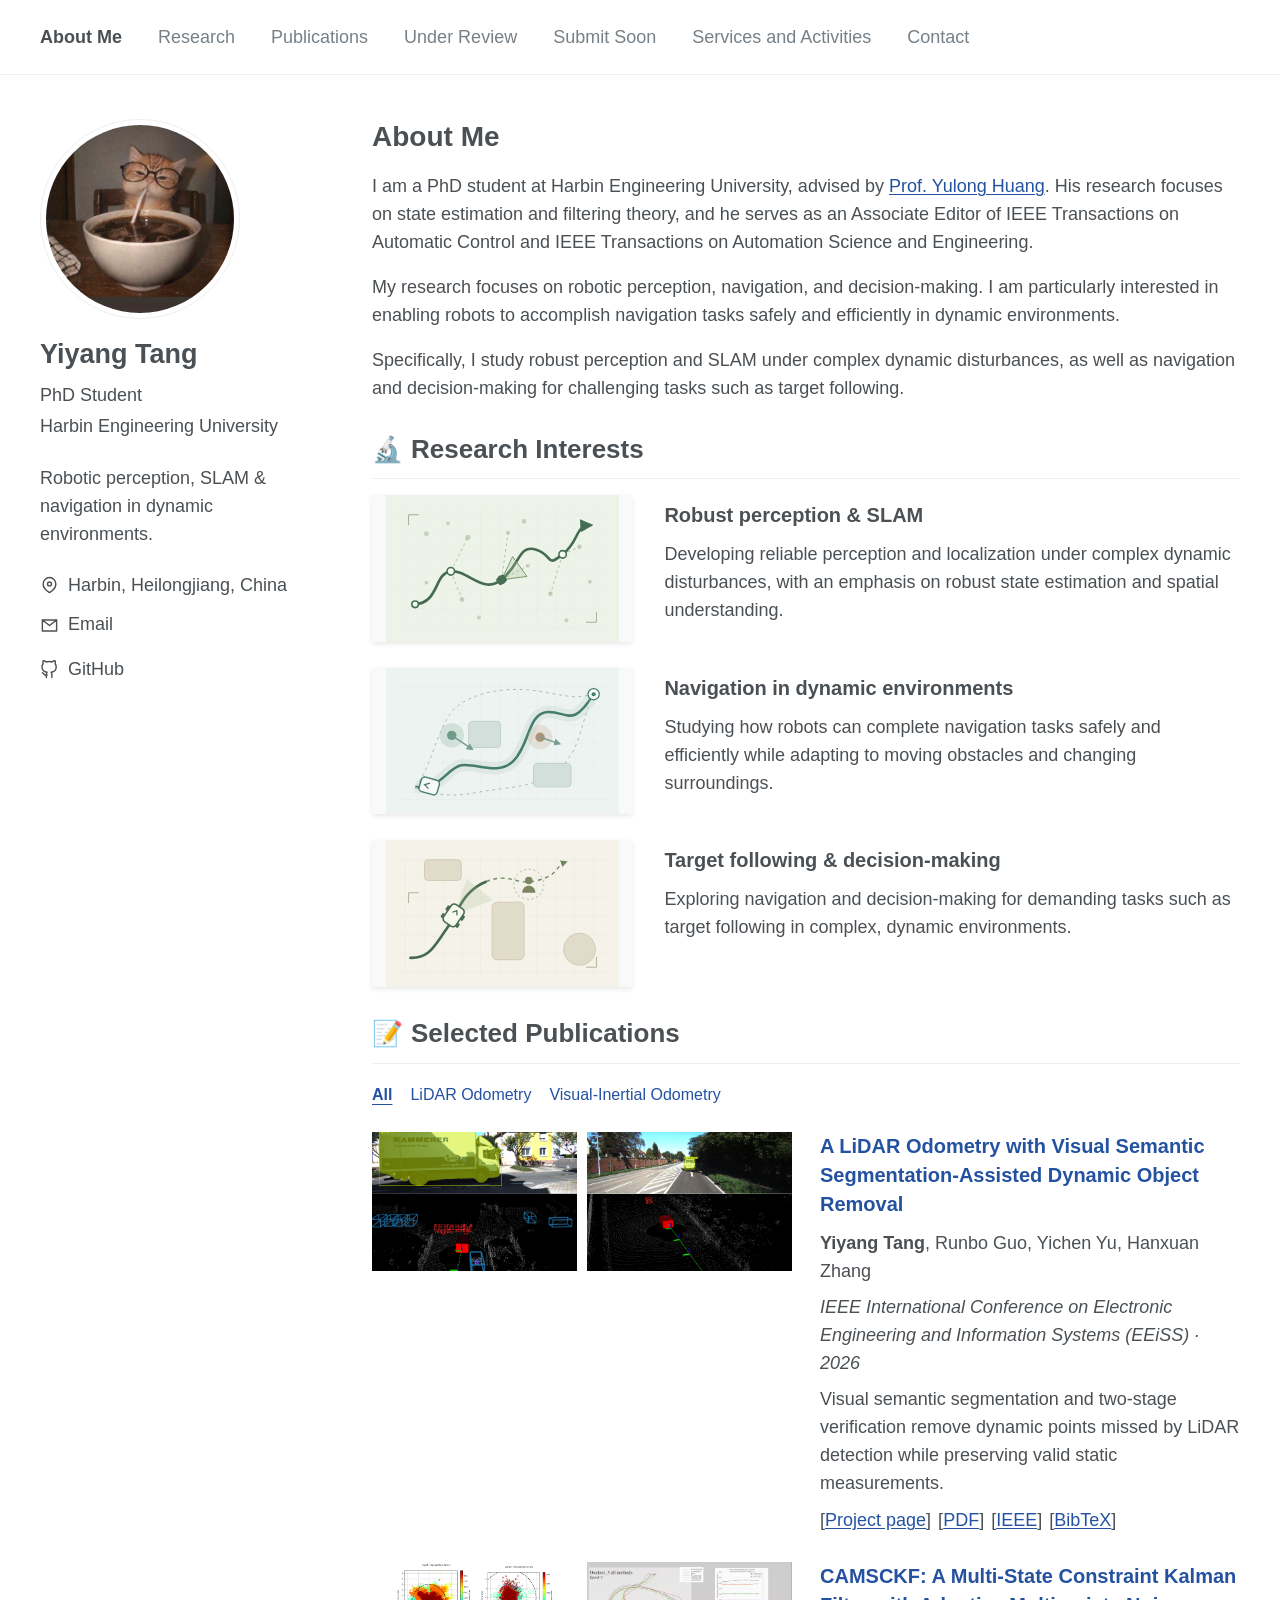
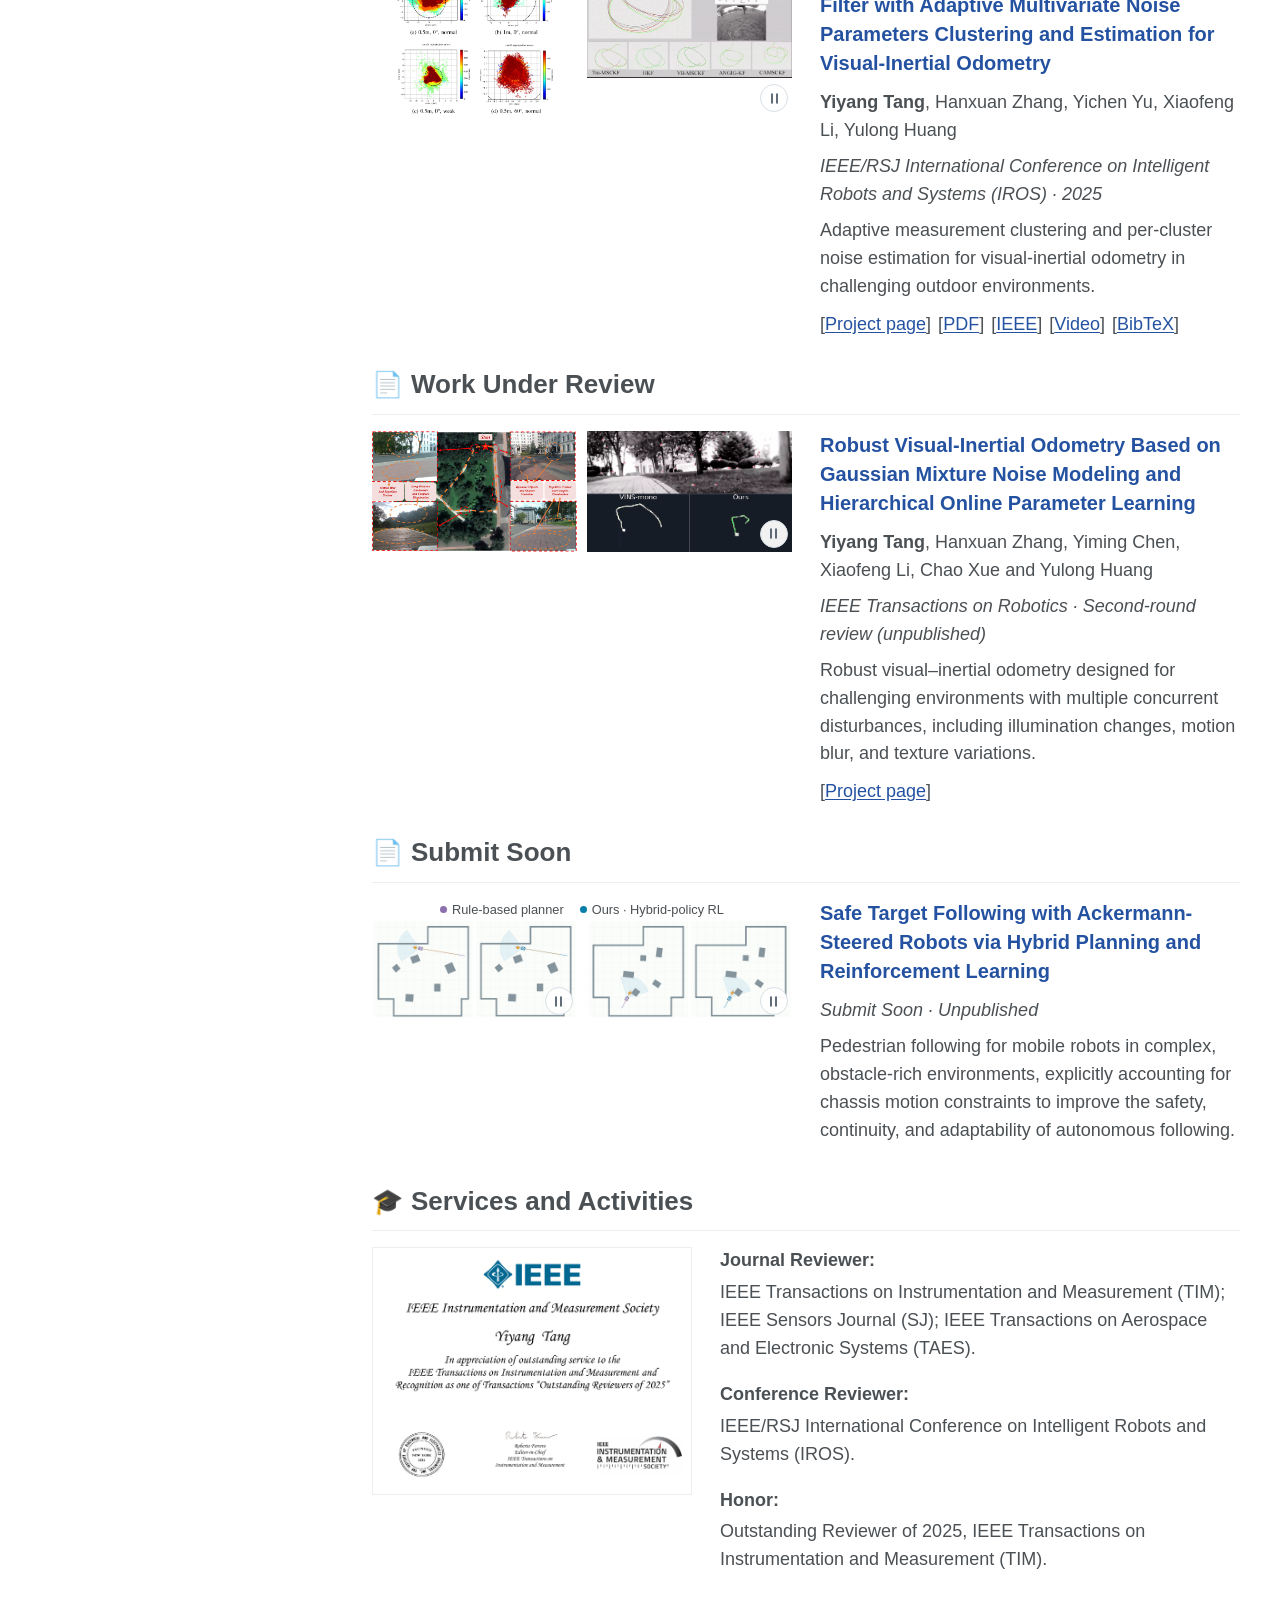
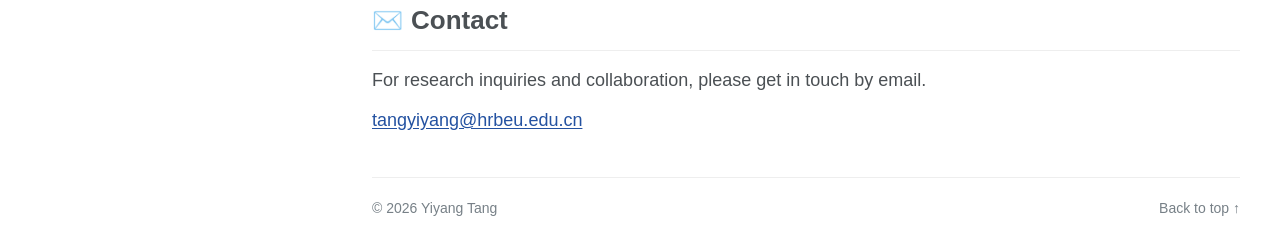
<file: index.html>
<!doctype html>
<html lang="en">
<head>
  <meta charset="utf-8">
  <meta name="viewport" content="width=device-width, initial-scale=1">
  <meta name="description" content="Yiyang Tang is a PhD student at Harbin Engineering University, researching robotic perception, SLAM, and safe navigation in dynamic environments.">
  <meta property="og:title" content="Yiyang Tang · Academic Homepage">
  <meta property="og:description" content="PhD Student at Harbin Engineering University. Robotic perception, SLAM, and navigation in dynamic environments.">
  <meta property="og:type" content="website">
  <meta name="author" content="Yiyang Tang">
  <meta name="theme-color" content="#ffffff">
  <title>Yiyang Tang · Academic Homepage</title>
  <link rel="icon" href="assets/favicon.svg" type="image/svg+xml">
  <link rel="stylesheet" href="assets/style.css">
  <script src="assets/content.js" defer></script>
  <script src="assets/site.js" defer></script>
  <script src="assets/preview.js" defer></script>
</head>
<body>
  <a class="skip-link" href="#main">Skip to content</a>
  <header class="site-header">
    <div class="header-inner">
      <button class="menu-toggle" type="button" aria-expanded="false" aria-controls="primary-nav" hidden><span>Menu</span><svg viewBox="0 0 24 24" aria-hidden="true"><path d="M4 7h16M4 12h16M4 17h16"/></svg></button>
      <nav id="primary-nav" class="primary-nav" aria-label="Main navigation">
        <a class="active" href="#about" aria-current="location">About Me</a>
        <a href="#research">Research</a>
        <a href="#news" hidden>News</a>
        <a href="#publications">Publications</a>
        <a href="#under-review">Under Review</a>
        <a href="#submit-soon">Submit Soon</a>
        <a href="#services">Services and Activities</a>
        <a href="#contact">Contact</a>
      </nav>
    </div>
  </header>

  <div class="page-layout">
    <aside class="profile" aria-label="Personal profile">
      <div class="portrait-wrap">
        <div class="portrait-placeholder" id="portrait-placeholder" role="img" aria-label="Yiyang Tang monogram" hidden>
          <span class="portrait-monogram" id="portrait-monogram">YT</span>
        </div>
        <img id="portrait" class="portrait" src="assets/github-avatar.jpg" alt="Yiyang Tang’s GitHub avatar" width="200" height="200" decoding="async">
      </div>
      <div class="profile-summary">
        <h2 id="profile-name">Yiyang Tang</h2>
        <p class="profile-detail profile-role"><span id="profile-role">PhD Student</span></p>
        <p class="profile-detail profile-affiliation"><span id="profile-affiliation">Harbin Engineering University</span></p>
        <p class="profile-detail profile-tagline"><span id="profile-tagline">Robotic perception, SLAM &amp; navigation in dynamic environments.</span></p>
        <p class="profile-detail profile-location"><svg class="detail-icon" viewBox="0 0 24 24" aria-hidden="true"><path d="M20 10c0 6-8 11-8 11S4 16 4 10a8 8 0 1 1 16 0Z"/><circle cx="12" cy="10" r="2.5"/></svg><span id="profile-location">Harbin, Heilongjiang, China</span></p>
        <ul class="profile-links" id="profile-links" aria-label="Contact and academic profiles">
          <li><a href="mailto:tangyiyang@hrbeu.edu.cn" aria-label="Email Yiyang Tang at tangyiyang@hrbeu.edu.cn"><svg class="link-icon" viewBox="0 0 24 24" aria-hidden="true"><path d="M3 5h18v14H3zM3 5l9 7 9-7"/></svg><span>Email</span></a></li>
          <li><a href="https://github.com/YiyangTang521" target="_blank" rel="noopener noreferrer"><svg class="link-icon" viewBox="0 0 24 24" aria-hidden="true"><path d="M9 19c-4.3 1.4-4.3-2.5-6-3m12 6v-3.87a3.37 3.37 0 0 0-.94-2.61c3.14-.35 6.44-1.54 6.44-7A5.44 5.44 0 0 0 19 4.77 5.07 5.07 0 0 0 18.91 1S17.73.65 15 2.48a13.38 13.38 0 0 0-7 0C5.27.65 4.09 1 4.09 1A5.07 5.07 0 0 0 4 4.77a5.44 5.44 0 0 0-1.5 3.78c0 5.42 3.3 6.61 6.44 7A3.37 3.37 0 0 0 8 18.13V22"/></svg><span>GitHub</span></a></li>
        </ul>
        <p class="profile-pending" id="profile-links-empty" hidden>Contact &amp; academic profiles<br>to be added.</p>
      </div>
    </aside>

    <main id="main">
      <section class="about-section" id="about" aria-labelledby="about-title">
        <h1 id="about-title">About Me</h1>
        <div class="biography" id="biography">
          <p>I am a PhD student at Harbin Engineering University, advised by <a href="https://ieeecss.org/contact/yulong-huang" target="_blank" rel="noopener noreferrer">Prof. Yulong Huang</a>. His research focuses on state estimation and filtering theory, and he serves as an Associate Editor of IEEE Transactions on Automatic Control and IEEE Transactions on Automation Science and Engineering.</p>
          <p>My research focuses on robotic perception, navigation, and decision-making. I am particularly interested in enabling robots to accomplish navigation tasks safely and efficiently in dynamic environments.</p>
          <p>Specifically, I study robust perception and SLAM under complex dynamic disturbances, as well as navigation and decision-making for challenging tasks such as target following.</p>
        </div>
        <div class="draft-note" id="draft-note" hidden><span class="draft-label">DRAFT</span><p>Profile information is being updated.</p></div>
      </section>

      <section id="research" class="content-section" aria-labelledby="research-title">
        <h2 id="research-title" class="section-heading"><span class="section-icon" aria-hidden="true">🔬</span> Research Interests</h2>
        <div class="research-list" id="research-list">
          <article class="research-item"><img src="assets/slam.svg" width="248" height="156" alt="Concept illustration of a camera trajectory and mapped landmarks"><div><h3>Robust perception &amp; SLAM</h3><p>Developing reliable perception and localization under complex dynamic disturbances, with an emphasis on robust state estimation and spatial understanding.</p></div></article>
          <article class="research-item"><img src="assets/navigation.svg" width="248" height="156" alt="Concept illustration of alternative robot paths around moving obstacles"><div><h3>Navigation in dynamic environments</h3><p>Studying how robots can complete navigation tasks safely and efficiently while adapting to moving obstacles and changing surroundings.</p></div></article>
          <article class="research-item"><img src="assets/following.svg" width="248" height="156" alt="Concept illustration of a robot following a target around an obstacle"><div><h3>Target following &amp; decision-making</h3><p>Exploring navigation and decision-making for demanding tasks such as target following in complex, dynamic environments.</p></div></article>
        </div>
      </section>

      <section id="news" class="content-section" aria-labelledby="news-title" hidden>
        <h2 id="news-title" class="section-heading"><span class="section-icon" aria-hidden="true">🔥</span> News</h2>
        <ul id="news-list" class="news-list"></ul>
        <p id="news-empty" class="empty-note">Research updates and announcements will appear here.</p>
      </section>

      <section id="publications" class="content-section" aria-labelledby="publications-title">
        <h2 id="publications-title" class="section-heading"><span class="section-icon" aria-hidden="true">📝</span> Selected Publications</h2>
        <div class="publication-filters" id="publication-filters" role="group" aria-label="Filter publications by topic" hidden></div>
        <p id="publication-status" class="sr-only" role="status" aria-live="polite"></p>
        <div id="publication-list" class="publication-list">
          <article class="publication with-preview">
            <div class="publication-media">
              <div class="publication-gallery">
                <a class="publication-thumbnail" href="visual-semantic-lo/assets/large-occlusion.png" target="_blank" rel="noopener noreferrer" aria-label="Open full-size Figure 1(a)"><img src="visual-semantic-lo/assets/large-occlusion.png" width="603" height="408" loading="lazy" alt="Figure 1(a): visual segmentation identifies a large nearby vehicle and removes missed dynamic points, shown in red."></a>
                <div class="publication-thumbnail preview-media"><a href="visual-semantic-lo/" aria-label="View the visual semantic-assisted LiDAR odometry project page"><img src="visual-semantic-lo/assets/long-range.png" width="606" height="411" loading="lazy" alt="Figure 1(b): visual segmentation identifies a distant vehicle and its dynamic LiDAR points missed by 3D detection."></a></div>
              </div>
            </div>
            <div class="publication-body">
              <h3><a href="visual-semantic-lo/">A LiDAR Odometry with Visual Semantic Segmentation-Assisted Dynamic Object Removal</a></h3>
              <p class="publication-authors"><strong>Yiyang Tang</strong>, Runbo Guo, Yichen Yu, Hanxuan Zhang</p>
              <p class="publication-venue">IEEE International Conference on Electronic Engineering and Information Systems (EEiSS) · 2026</p>
              <p class="publication-description">Visual semantic segmentation and two-stage verification remove dynamic points missed by LiDAR detection while preserving valid static measurements.</p>
              <div class="publication-links"><a href="visual-semantic-lo/">Project page</a><a href="visual-semantic-lo/assets/paper.pdf">PDF</a><a href="https://ieeexplore.ieee.org/document/11584613" target="_blank" rel="noopener noreferrer">IEEE</a><a href="visual-semantic-lo/#citation">BibTeX</a></div>
            </div>
          </article>
          <article class="publication with-preview">
            <div class="publication-media">
              <div class="publication-gallery">
                <a class="publication-thumbnail" href="camsckf/assets/figure-1.png" target="_blank" rel="noopener noreferrer" aria-label="Open full-size Figure 1"><img src="camsckf/assets/figure-1.png" width="1170" height="1100" loading="lazy" alt="Figure 1 of the paper: feature-point noise distributions under different observation distances, viewpoints, and lighting conditions."></a>
                <div class="publication-thumbnail preview-media"><a href="camsckf/" aria-label="View the CAMSCKF project page"><img src="camsckf/assets/preview-poster.jpg" width="640" height="360" loading="lazy" alt="CAMSCKF experimental demonstration with trajectory comparisons, estimated measurement noise, and onboard camera footage."></a></div>
              </div>
            </div>
            <div class="publication-body">
              <h3><a href="camsckf/">CAMSCKF: A Multi-State Constraint Kalman Filter with Adaptive Multivariate Noise Parameters Clustering and Estimation for Visual-Inertial Odometry</a></h3>
              <p class="publication-authors"><strong>Yiyang Tang</strong>, Hanxuan Zhang, Yichen Yu, Xiaofeng Li, Yulong Huang</p>
              <p class="publication-venue">IEEE/RSJ International Conference on Intelligent Robots and Systems (IROS) · 2025</p>
              <p class="publication-description">Adaptive measurement clustering and per-cluster noise estimation for visual-inertial odometry in challenging outdoor environments.</p>
              <div class="publication-links"><a href="camsckf/">Project page</a><a href="camsckf/assets/paper.pdf">PDF</a><a href="https://ieeexplore.ieee.org/document/11246963" target="_blank" rel="noopener noreferrer">IEEE</a><a href="camsckf/#video">Video</a><a href="camsckf/#citation">BibTeX</a></div>
            </div>
          </article>
        </div>
        <p id="publications-empty" class="empty-note" hidden>Selected papers will be added here soon.</p>
      </section>

      <section id="under-review" class="content-section" aria-labelledby="under-review-title">
        <h2 id="under-review-title" class="section-heading"><span class="section-icon" aria-hidden="true">📄</span> Work Under Review</h2>
        <article class="publication with-preview">
          <div class="publication-media">
            <div class="publication-gallery vio-gallery">
              <a class="publication-thumbnail" href="robust-vio/#scenes" aria-label="View the experimental scenes"><img src="robust-vio/assets/campus.png" width="1539" height="903" loading="lazy" alt="An outdoor campus scene with several visual disturbances."></a>
              <div class="publication-thumbnail preview-media" data-animated-preview>
                <a href="robust-vio/assets/trajectory-preview-compact.gif" target="_blank" rel="noopener noreferrer" aria-label="Open the larger animated trajectory comparison in a new tab"><img src="robust-vio/assets/trajectory-poster-compact.jpg" data-animation-src="robust-vio/assets/trajectory-preview-compact.gif" data-poster-src="robust-vio/assets/trajectory-poster-compact.jpg" width="513" height="301" loading="lazy" decoding="async" alt="Reliable VIO outdoor experiment with camera observations above and enhanced VINS-mono and Ours trajectory views side by side below."></a>
                <button class="preview-toggle" type="button" aria-label="Play Reliable VIO experimental preview" hidden><svg class="link-icon" viewBox="0 0 24 24" aria-hidden="true"><path d="m8 5 11 7-11 7z"/></svg></button>
              </div>
            </div>
          </div>
          <div class="publication-body">
            <h3><a href="robust-vio/">Robust Visual-Inertial Odometry Based on Gaussian Mixture Noise Modeling and Hierarchical Online Parameter Learning</a></h3>
            <p class="publication-authors"><strong>Yiyang Tang</strong>, Hanxuan Zhang, Yiming Chen, Xiaofeng Li, Chao Xue and Yulong Huang</p>
            <p class="publication-venue">IEEE Transactions on Robotics · Second-round review (unpublished)</p>
            <p class="publication-description">Robust visual–inertial odometry designed for challenging environments with multiple concurrent disturbances, including illumination changes, motion blur, and texture variations.</p>
            <div class="publication-links"><a href="robust-vio/">Project page</a></div>
          </div>
        </article>
      </section>

      <section id="submit-soon" class="content-section" aria-labelledby="submit-soon-title">
        <h2 id="submit-soon-title" class="section-heading"><span class="section-icon" aria-hidden="true">📄</span> Submit Soon</h2>
        <article class="publication with-preview">
          <div class="publication-media">
            <div class="publication-gallery following-gallery">
              <div class="following-key" aria-label="Method key shared by both demonstrations"><span>Rule-based planner</span><span class="following-ours">Ours · Hybrid-policy RL</span></div>
              <div class="publication-thumbnail preview-media" data-animated-preview data-preview-label="target-following comparison, scenario 1">
                <a href="assets/target-following/scene-1-labeled.gif" target="_blank" rel="noopener noreferrer" aria-label="Open the full-size labeled target-following comparison for scenario 1"><img src="assets/target-following/scene-1-clean-poster.png" data-animation-src="assets/target-following/scene-1-clean.gif" data-poster-src="assets/target-following/scene-1-clean-poster.png" width="960" height="464" loading="lazy" decoding="async" alt="Scenario 1: traditional rule-based planner on the left and our hybrid-policy RL model on the right, following a pedestrian around obstacles."></a>
                <button class="preview-toggle" type="button" aria-label="Play target-following comparison, scenario 1" hidden><svg class="link-icon" viewBox="0 0 24 24" aria-hidden="true"><path d="m8 5 11 7-11 7z"/></svg></button>
              </div>
              <div class="publication-thumbnail preview-media" data-animated-preview data-preview-label="target-following comparison, scenario 2">
                <a href="assets/target-following/scene-2-clean.gif" target="_blank" rel="noopener noreferrer" aria-label="Open the full-size animated target-following comparison for scenario 2"><img src="assets/target-following/scene-2-clean-poster.png" data-animation-src="assets/target-following/scene-2-clean.gif" data-poster-src="assets/target-following/scene-2-clean-poster.png" width="960" height="464" loading="lazy" decoding="async" alt="Scenario 2: traditional rule-based planner on the left and our hybrid-policy RL model on the right, using the same method columns as the first comparison."></a>
                <button class="preview-toggle" type="button" aria-label="Play target-following comparison, scenario 2" hidden><svg class="link-icon" viewBox="0 0 24 24" aria-hidden="true"><path d="m8 5 11 7-11 7z"/></svg></button>
              </div>
            </div>
          </div>
          <div class="publication-body">
            <h3>Safe Target Following with Ackermann-Steered Robots via Hybrid Planning and Reinforcement Learning</h3>
            <p class="publication-venue">Submit Soon · Unpublished</p>
            <p class="publication-description">Pedestrian following for mobile robots in complex, obstacle-rich environments, explicitly accounting for chassis motion constraints to improve the safety, continuity, and adaptability of autonomous following.</p>
          </div>
        </article>
      </section>

      <section id="services" class="content-section" aria-labelledby="services-title">
        <h2 id="services-title" class="section-heading"><span class="section-icon" aria-hidden="true">🎓</span> Services and Activities</h2>
        <div class="services-layout">
          <a class="service-certificate" href="assets/tim-outstanding-reviewer-2025.pdf" target="_blank" rel="noopener noreferrer" aria-label="Open the IEEE TIM 2025 outstanding reviewer certificate as a PDF in a new tab"><img src="assets/tim-outstanding-reviewer-2025.png" width="1400" height="1082" loading="lazy" decoding="async" alt="IEEE certificate recognizing Yiyang Tang as one of the Transactions on Instrumentation and Measurement Outstanding Reviewers of 2025."></a>
          <ul id="service-list" class="service-list">
            <li><strong>Journal Reviewer: </strong>IEEE Transactions on Instrumentation and Measurement (TIM); IEEE Sensors Journal (SJ); IEEE Transactions on Aerospace and Electronic Systems (TAES).</li>
            <li><strong>Conference Reviewer: </strong>IEEE/RSJ International Conference on Intelligent Robots and Systems (IROS).</li>
            <li><strong>Honor: </strong>Outstanding Reviewer of 2025, IEEE Transactions on Instrumentation and Measurement (TIM).</li>
          </ul>
        </div>
        <p id="services-empty" class="empty-note" hidden>Editorial, reviewing, and community activities will be added here.</p>
      </section>

      <section id="contact" class="content-section contact-section" aria-labelledby="contact-title">
        <h2 id="contact-title" class="section-heading"><span class="section-icon" aria-hidden="true">✉️</span> Contact</h2>
        <p id="contact-description">For research inquiries and collaboration, please get in touch by email.</p>
        <p><a id="contact-email" href="mailto:tangyiyang@hrbeu.edu.cn">tangyiyang@hrbeu.edu.cn</a></p>
      </section>
      <footer class="site-footer"><span>© <span id="copyright-year">2026</span> <span id="footer-name">Yiyang Tang</span></span><a href="#about">Back to top <span aria-hidden="true">↑</span></a></footer>
      <noscript><p class="noscript-note">Profile and publication information are available without JavaScript. Enable JavaScript for animated previews and citation tools.</p></noscript>
    </main>
  </div>
  <dialog id="bibtex-dialog" aria-labelledby="bibtex-title"><div class="dialog-header"><h2 id="bibtex-title">BibTeX citation</h2><button id="close-bibtex" type="button" aria-label="Close citation">×</button></div><pre id="bibtex-content" tabindex="0"></pre><button class="email-button" id="copy-bibtex" type="button">Copy citation</button><p id="copy-status" role="status" aria-live="polite"></p></dialog>
</body>
</html>
</file>
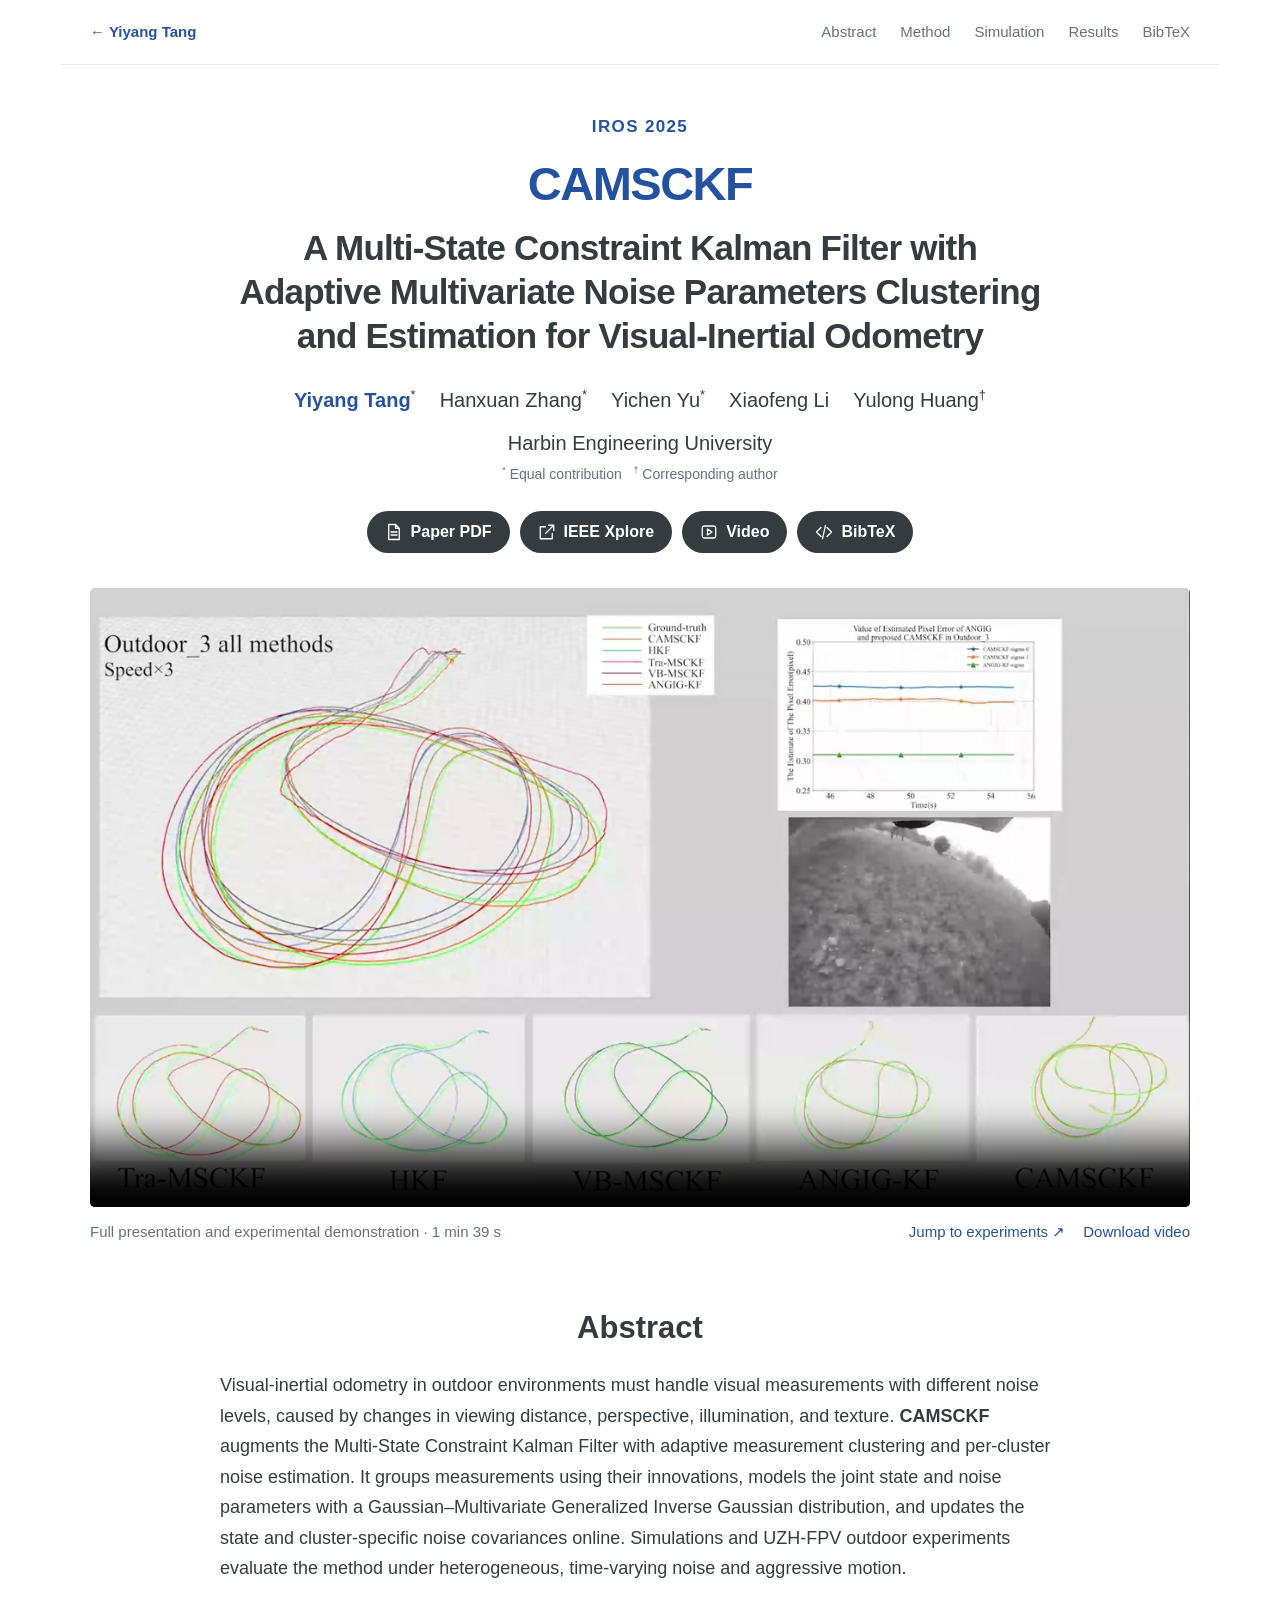
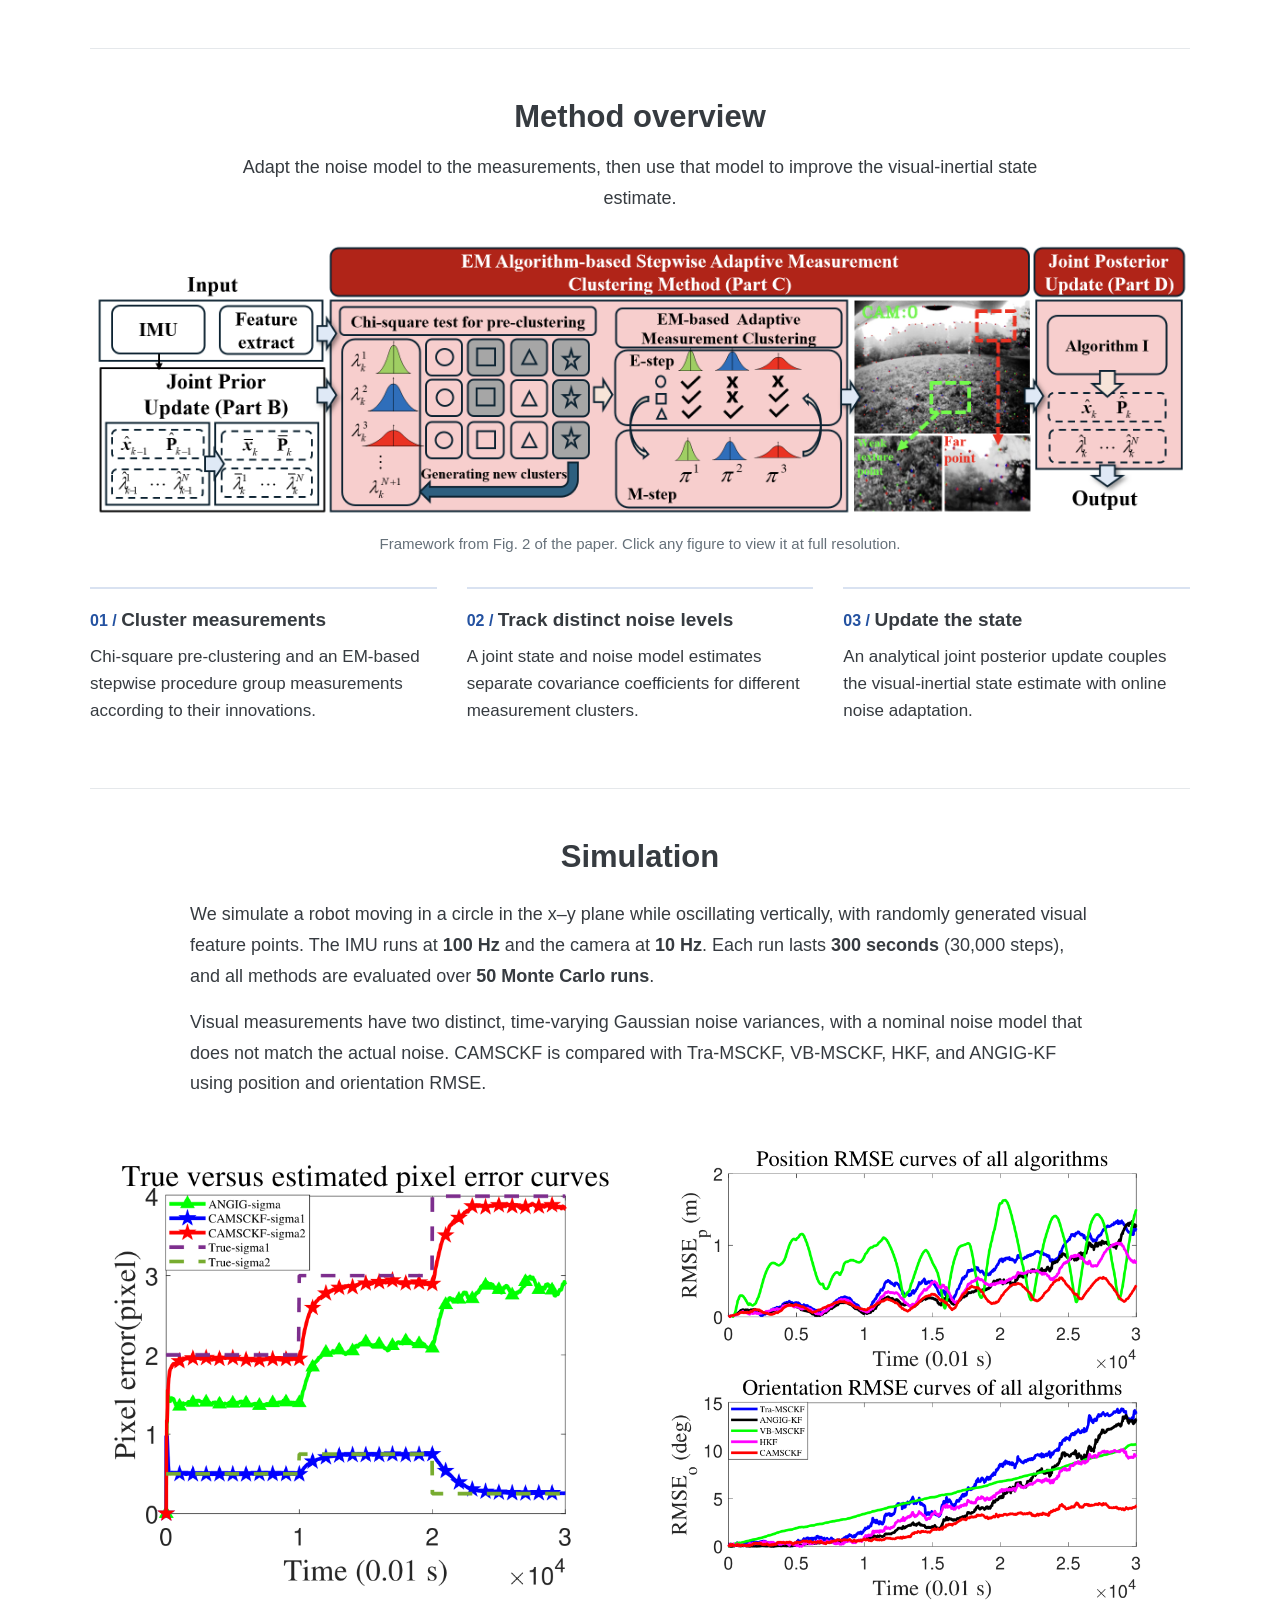
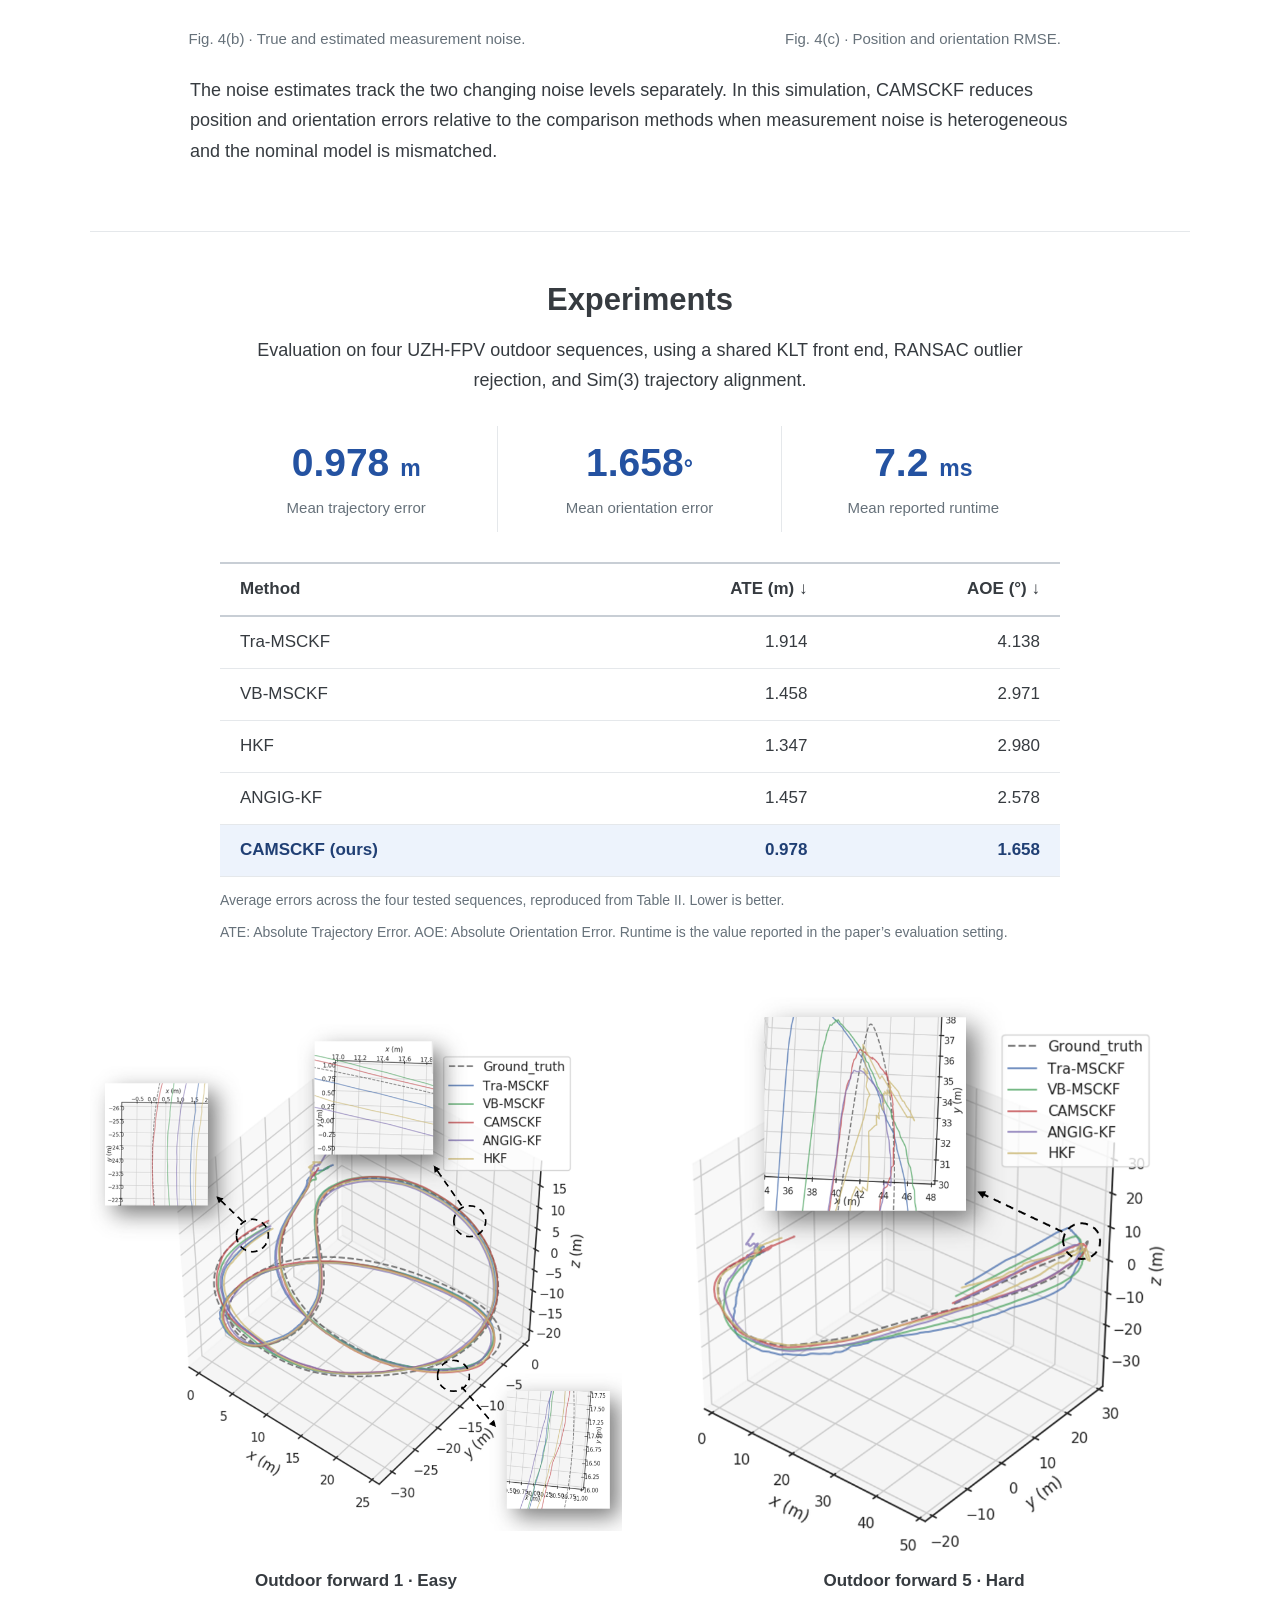
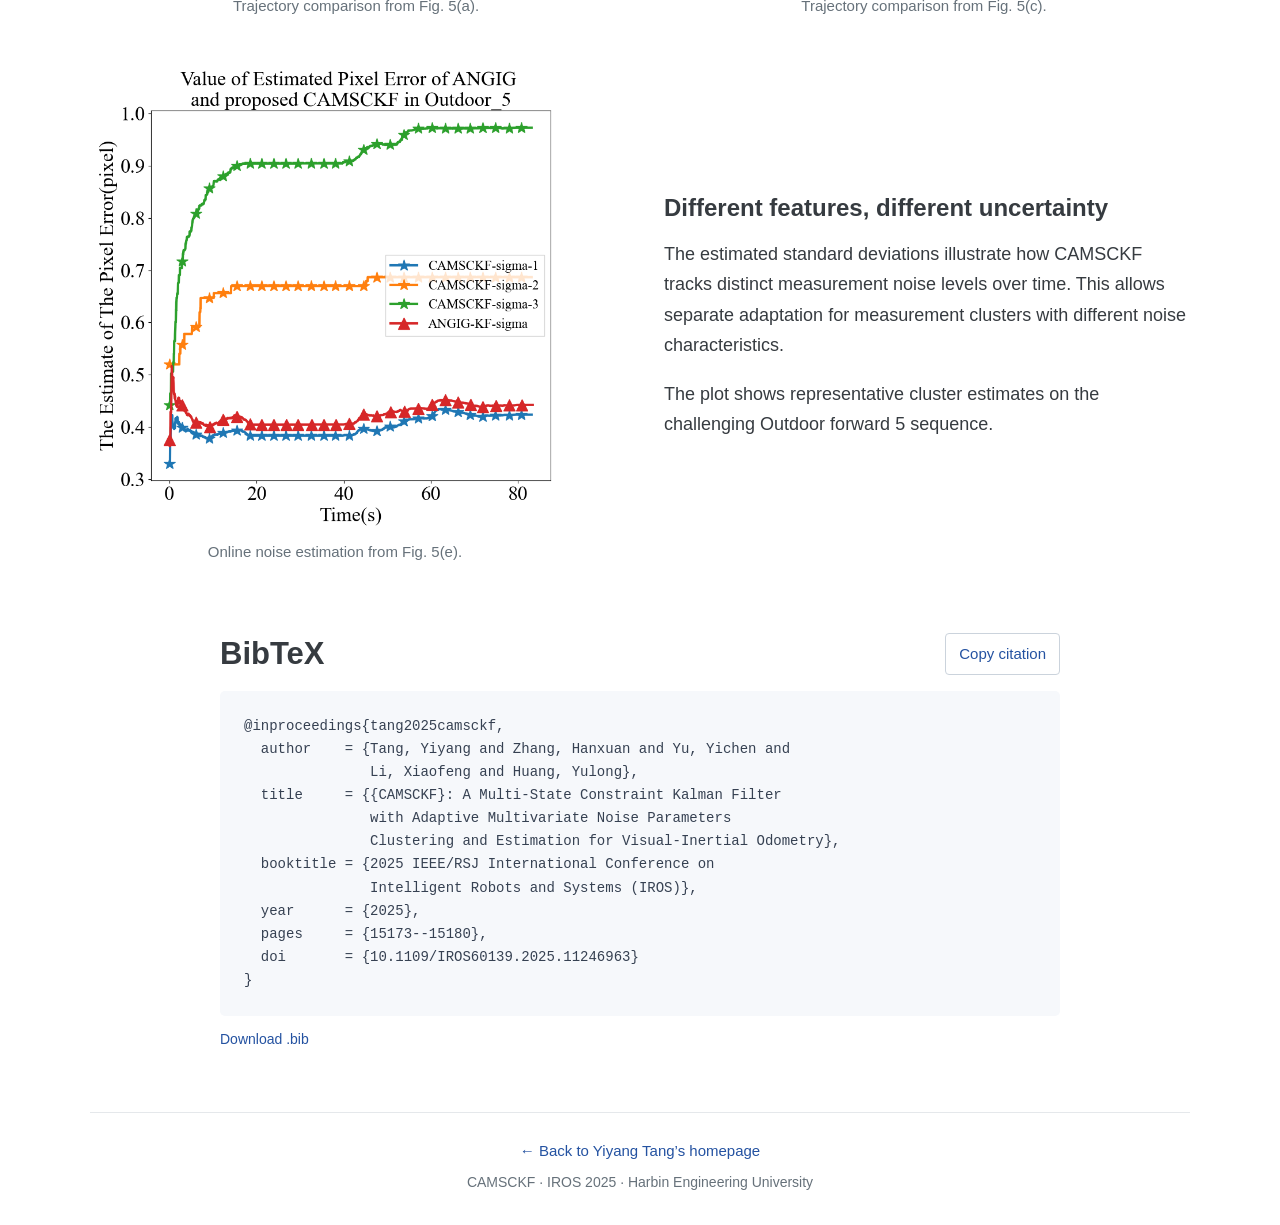
<file: camsckf/index.html>
<!doctype html>
<html lang="en">
<head>
  <meta charset="utf-8">
  <meta name="viewport" content="width=device-width, initial-scale=1">
  <meta name="description" content="CAMSCKF: adaptive measurement clustering and multivariate noise estimation for visual-inertial odometry. IROS 2025, Harbin Engineering University.">
  <meta name="author" content="Yiyang Tang, Hanxuan Zhang, Yichen Yu, Xiaofeng Li, Yulong Huang">
  <meta property="og:title" content="CAMSCKF · IROS 2025">
  <meta property="og:description" content="A Multi-State Constraint Kalman Filter with Adaptive Multivariate Noise Parameters Clustering and Estimation for Visual-Inertial Odometry.">
  <meta property="og:type" content="website">
  <meta name="citation_title" content="CAMSCKF: A Multi-State Constraint Kalman Filter with Adaptive Multivariate Noise Parameters Clustering and Estimation for Visual-Inertial Odometry">
  <meta name="citation_author" content="Yiyang Tang">
  <meta name="citation_author" content="Hanxuan Zhang">
  <meta name="citation_author" content="Yichen Yu">
  <meta name="citation_author" content="Xiaofeng Li">
  <meta name="citation_author" content="Yulong Huang">
  <meta name="citation_publication_date" content="2025">
  <meta name="citation_conference_title" content="2025 IEEE/RSJ International Conference on Intelligent Robots and Systems (IROS)">
  <meta name="citation_firstpage" content="15173">
  <meta name="citation_lastpage" content="15180">
  <meta name="citation_doi" content="10.1109/IROS60139.2025.11246963">
  <meta name="theme-color" content="#ffffff">
  <title>CAMSCKF · IROS 2025</title>
  <link rel="icon" href="../assets/favicon.svg" type="image/svg+xml">
  <link rel="stylesheet" href="project.css">
  <script src="project.js" defer></script>
</head>
<body>
  <a class="skip-link" href="#main">Skip to content</a>
  <nav class="project-nav" aria-label="Project navigation">
    <a class="home-link" href="../#publications"><span aria-hidden="true">←</span> Yiyang Tang</a>
    <div class="section-links"><a href="#abstract">Abstract</a><a href="#method">Method</a><a href="#simulation">Simulation</a><a href="#results">Results</a><a href="#citation">BibTeX</a></div>
  </nav>

  <main id="main">
    <header class="hero">
      <p class="venue">IROS 2025</p>
      <h1><span class="project-name">CAMSCKF</span><span class="project-title">A Multi-State Constraint Kalman Filter with Adaptive Multivariate Noise Parameters Clustering and Estimation for Visual-Inertial Odometry</span></h1>
      <p class="authors"><span><a href="../">Yiyang Tang</a><sup>*</sup></span><span>Hanxuan Zhang<sup>*</sup></span><span>Yichen Yu<sup>*</sup></span><span>Xiaofeng Li</span><span>Yulong Huang<sup>†</sup></span></p>
      <p class="affiliation">Harbin Engineering University</p>
      <p class="author-notes"><sup>*</sup> Equal contribution &nbsp; <sup>†</sup> Corresponding author</p>
      <div class="resource-links" aria-label="Paper resources">
        <a href="assets/paper.pdf" target="_blank" rel="noopener noreferrer"><svg viewBox="0 0 24 24" aria-hidden="true"><path d="M14 2H5v20h14V7zM14 2v5h5M8 12h8M8 16h8"/></svg>Paper PDF</a>
        <a href="https://ieeexplore.ieee.org/document/11246963" target="_blank" rel="noopener noreferrer"><svg viewBox="0 0 24 24" aria-hidden="true"><path d="M14 3h7v7M21 3l-11 11M10 5H3v16h16v-7"/></svg>IEEE Xplore</a>
        <a href="#video"><svg viewBox="0 0 24 24" aria-hidden="true"><rect x="3" y="4" width="18" height="16" rx="3"/><path d="m10 8 6 4-6 4z"/></svg>Video</a>
        <a href="#citation"><svg viewBox="0 0 24 24" aria-hidden="true"><path d="m8 6-6 6 6 6m8-12 6 6-6 6M14 3l-4 18"/></svg>BibTeX</a>
      </div>
    </header>

    <section id="video" class="video-section wide" aria-labelledby="video-heading">
      <h2 id="video-heading" class="sr-only">Video presentation and experimental demonstration</h2>
      <figure>
        <video id="paper-video" controls playsinline preload="metadata" poster="assets/demo-poster.jpg" width="1908" height="1074" aria-label="CAMSCKF video presentation and experimental demonstration">
          <source src="assets/demo.mp4" type="video/mp4">
          Your browser does not support this video. <a href="assets/demo.mp4">Download the video</a>.
        </video>
        <figcaption class="video-caption"><span>Full presentation and experimental demonstration · 1 min 39 s</span><span class="video-actions"><button type="button" id="jump-to-demo" hidden>Jump to experiments <span aria-hidden="true">↗</span></button><a href="assets/demo.mp4" download>Download video</a></span></figcaption>
      </figure>
      <p id="video-status" class="sr-only" role="status" aria-live="polite"></p>
    </section>

    <section id="abstract" class="text-section" aria-labelledby="abstract-heading">
      <h2 id="abstract-heading">Abstract</h2>
      <p>Visual-inertial odometry in outdoor environments must handle visual measurements with different noise levels, caused by changes in viewing distance, perspective, illumination, and texture. <strong>CAMSCKF</strong> augments the Multi-State Constraint Kalman Filter with adaptive measurement clustering and per-cluster noise estimation. It groups measurements using their innovations, models the joint state and noise parameters with a Gaussian–Multivariate Generalized Inverse Gaussian distribution, and updates the state and cluster-specific noise covariances online. Simulations and UZH-FPV outdoor experiments evaluate the method under heterogeneous, time-varying noise and aggressive motion.</p>
    </section>

    <section id="method" class="wide content-section" aria-labelledby="method-heading">
      <h2 id="method-heading">Method overview</h2>
      <p class="section-intro">Adapt the noise model to the measurements, then use that model to improve the visual-inertial state estimate.</p>
      <figure class="framework-figure">
        <a href="assets/framework.png" target="_blank" rel="noopener noreferrer" aria-label="Open the CAMSCKF framework figure at full resolution"><img src="assets/framework.png" alt="CAMSCKF framework: IMU and visual features feed a joint prior update, chi-square pre-clustering and EM-based adaptive measurement clustering, followed by a joint posterior update." width="2390" height="598" loading="lazy" decoding="async"></a>
        <figcaption>Framework from Fig. 2 of the paper. Click any figure to view it at full resolution.</figcaption>
      </figure>
      <ol class="method-steps">
        <li><h3>Cluster measurements</h3><p>Chi-square pre-clustering and an EM-based stepwise procedure group measurements according to their innovations.</p></li>
        <li><h3>Track distinct noise levels</h3><p>A joint state and noise model estimates separate covariance coefficients for different measurement clusters.</p></li>
        <li><h3>Update the state</h3><p>An analytical joint posterior update couples the visual-inertial state estimate with online noise adaptation.</p></li>
      </ol>
    </section>

    <section id="simulation" class="wide content-section" aria-labelledby="simulation-heading">
      <h2 id="simulation-heading">Simulation</h2>
      <div class="simulation-description">
        <p>We simulate a robot moving in a circle in the x–y plane while oscillating vertically, with randomly generated visual feature points. The IMU runs at <strong>100 Hz</strong> and the camera at <strong>10 Hz</strong>. Each run lasts <strong>300 seconds</strong> (30,000 steps), and all methods are evaluated over <strong>50 Monte Carlo runs</strong>.</p>
        <p>Visual measurements have two distinct, time-varying Gaussian noise variances, with a nominal noise model that does not match the actual noise. CAMSCKF is compared with Tra-MSCKF, VB-MSCKF, HKF, and ANGIG-KF using position and orientation RMSE.</p>
      </div>
      <div class="simulation-figures">
        <figure><a href="assets/simulation-noise.png" target="_blank" rel="noopener noreferrer" aria-label="Open the simulation noise-estimation curves"><img src="assets/simulation-noise.png" alt="Simulation noise estimation from Figure 4(b): CAMSCKF tracks two distinct, time-varying pixel-error standard deviations, compared with the single estimate of ANGIG-KF." width="792" height="672" loading="lazy" decoding="async"></a><figcaption>Fig. 4(b) · True and estimated measurement noise.</figcaption></figure>
        <figure><a href="assets/simulation-errors.png" target="_blank" rel="noopener noreferrer" aria-label="Open the simulation position and orientation RMSE curves"><img src="assets/simulation-errors.png" alt="Position and orientation RMSE curves for Tra-MSCKF, ANGIG-KF, VB-MSCKF, HKF, and CAMSCKF over the 300-second simulation." width="896" height="827" loading="lazy" decoding="async"></a><figcaption>Fig. 4(c) · Position and orientation RMSE.</figcaption></figure>
      </div>
      <p class="simulation-summary">The noise estimates track the two changing noise levels separately. In this simulation, CAMSCKF reduces position and orientation errors relative to the comparison methods when measurement noise is heterogeneous and the nominal model is mismatched.</p>
    </section>

    <section id="results" class="wide content-section results-section" aria-labelledby="results-heading">
      <h2 id="results-heading">Experiments</h2>
      <p class="section-intro">Evaluation on four UZH-FPV outdoor sequences, using a shared KLT front end, RANSAC outlier rejection, and Sim(3) trajectory alignment.</p>
      <div class="metrics" aria-label="CAMSCKF average results from Table II">
        <div><strong>0.978 <span>m</span></strong><span>Mean trajectory error</span></div>
        <div><strong>1.658<span>°</span></strong><span>Mean orientation error</span></div>
        <div><strong>7.2 <span>ms</span></strong><span>Mean reported runtime</span></div>
      </div>
      <div class="table-wrap" tabindex="0" role="region" aria-label="Comparison of average trajectory and orientation errors">
        <table>
          <caption>Average errors across the four tested sequences, reproduced from Table II. Lower is better.</caption>
          <thead><tr><th scope="col">Method</th><th scope="col">ATE (m) <span aria-hidden="true">↓</span></th><th scope="col">AOE (°) <span aria-hidden="true">↓</span></th></tr></thead>
          <tbody>
            <tr><th scope="row">Tra-MSCKF</th><td>1.914</td><td>4.138</td></tr>
            <tr><th scope="row">VB-MSCKF</th><td>1.458</td><td>2.971</td></tr>
            <tr><th scope="row">HKF</th><td>1.347</td><td>2.980</td></tr>
            <tr><th scope="row">ANGIG-KF</th><td>1.457</td><td>2.578</td></tr>
            <tr class="ours"><th scope="row">CAMSCKF (ours)</th><td><strong>0.978</strong></td><td><strong>1.658</strong></td></tr>
          </tbody>
        </table>
      </div>
      <p class="table-note">ATE: Absolute Trajectory Error. AOE: Absolute Orientation Error. Runtime is the value reported in the paper’s evaluation setting.</p>
      <div class="trajectory-grid">
        <figure><a href="assets/trajectory-easy.png" target="_blank" rel="noopener noreferrer" aria-label="Open the Outdoor forward 1 trajectory comparison"><img src="assets/trajectory-easy.png" alt="Trajectory comparison on Outdoor forward 1, showing ground truth and five evaluated methods with enlarged local details." width="950" height="921" loading="lazy" decoding="async"></a><figcaption><strong>Outdoor forward 1 · Easy</strong><br>Trajectory comparison from Fig. 5(a).</figcaption></figure>
        <figure><a href="assets/trajectory-hard.png" target="_blank" rel="noopener noreferrer" aria-label="Open the Outdoor forward 5 trajectory comparison"><img src="assets/trajectory-hard.png" alt="Trajectory comparison on Outdoor forward 5, with an enlarged view of the deviations between estimated trajectories and ground truth." width="809" height="868" loading="lazy" decoding="async"></a><figcaption><strong>Outdoor forward 5 · Hard</strong><br>Trajectory comparison from Fig. 5(c).</figcaption></figure>
      </div>
      <div class="noise-result">
        <figure><a href="assets/noise-estimation.png" target="_blank" rel="noopener noreferrer" aria-label="Open the estimated measurement noise plot"><img src="assets/noise-estimation.png" alt="Estimated pixel-error standard deviations on Outdoor forward 5: CAMSCKF tracks three representative noise levels, while ANGIG-KF estimates a single noise level." width="851" height="798" loading="lazy" decoding="async"></a><figcaption>Online noise estimation from Fig. 5(e).</figcaption></figure>
        <div><h3>Different features, different uncertainty</h3><p>The estimated standard deviations illustrate how CAMSCKF tracks distinct measurement noise levels over time. This allows separate adaptation for measurement clusters with different noise characteristics.</p><p>The plot shows representative cluster estimates on the challenging Outdoor forward 5 sequence.</p></div>
      </div>
    </section>

    <section id="citation" class="text-section citation-section" aria-labelledby="citation-heading">
      <div class="citation-heading"><h2 id="citation-heading">BibTeX</h2><button type="button" id="copy-citation" hidden>Copy citation</button></div>
      <pre id="bibtex" tabindex="0">@inproceedings{tang2025camsckf,
  author    = {Tang, Yiyang and Zhang, Hanxuan and Yu, Yichen and
               Li, Xiaofeng and Huang, Yulong},
  title     = {{CAMSCKF}: A Multi-State Constraint Kalman Filter
               with Adaptive Multivariate Noise Parameters
               Clustering and Estimation for Visual-Inertial Odometry},
  booktitle = {2025 IEEE/RSJ International Conference on
               Intelligent Robots and Systems (IROS)},
  year      = {2025},
  pages     = {15173--15180},
  doi       = {10.1109/IROS60139.2025.11246963}
}</pre>
      <p class="citation-actions"><a href="assets/citation.bib" download>Download .bib</a><span id="copy-status" role="status" aria-live="polite"></span></p>
    </section>
  </main>
  <footer class="project-footer"><a href="../#publications">← Back to Yiyang Tang’s homepage</a><p>CAMSCKF · IROS 2025 · Harbin Engineering University</p></footer>
</body>
</html>
</file>
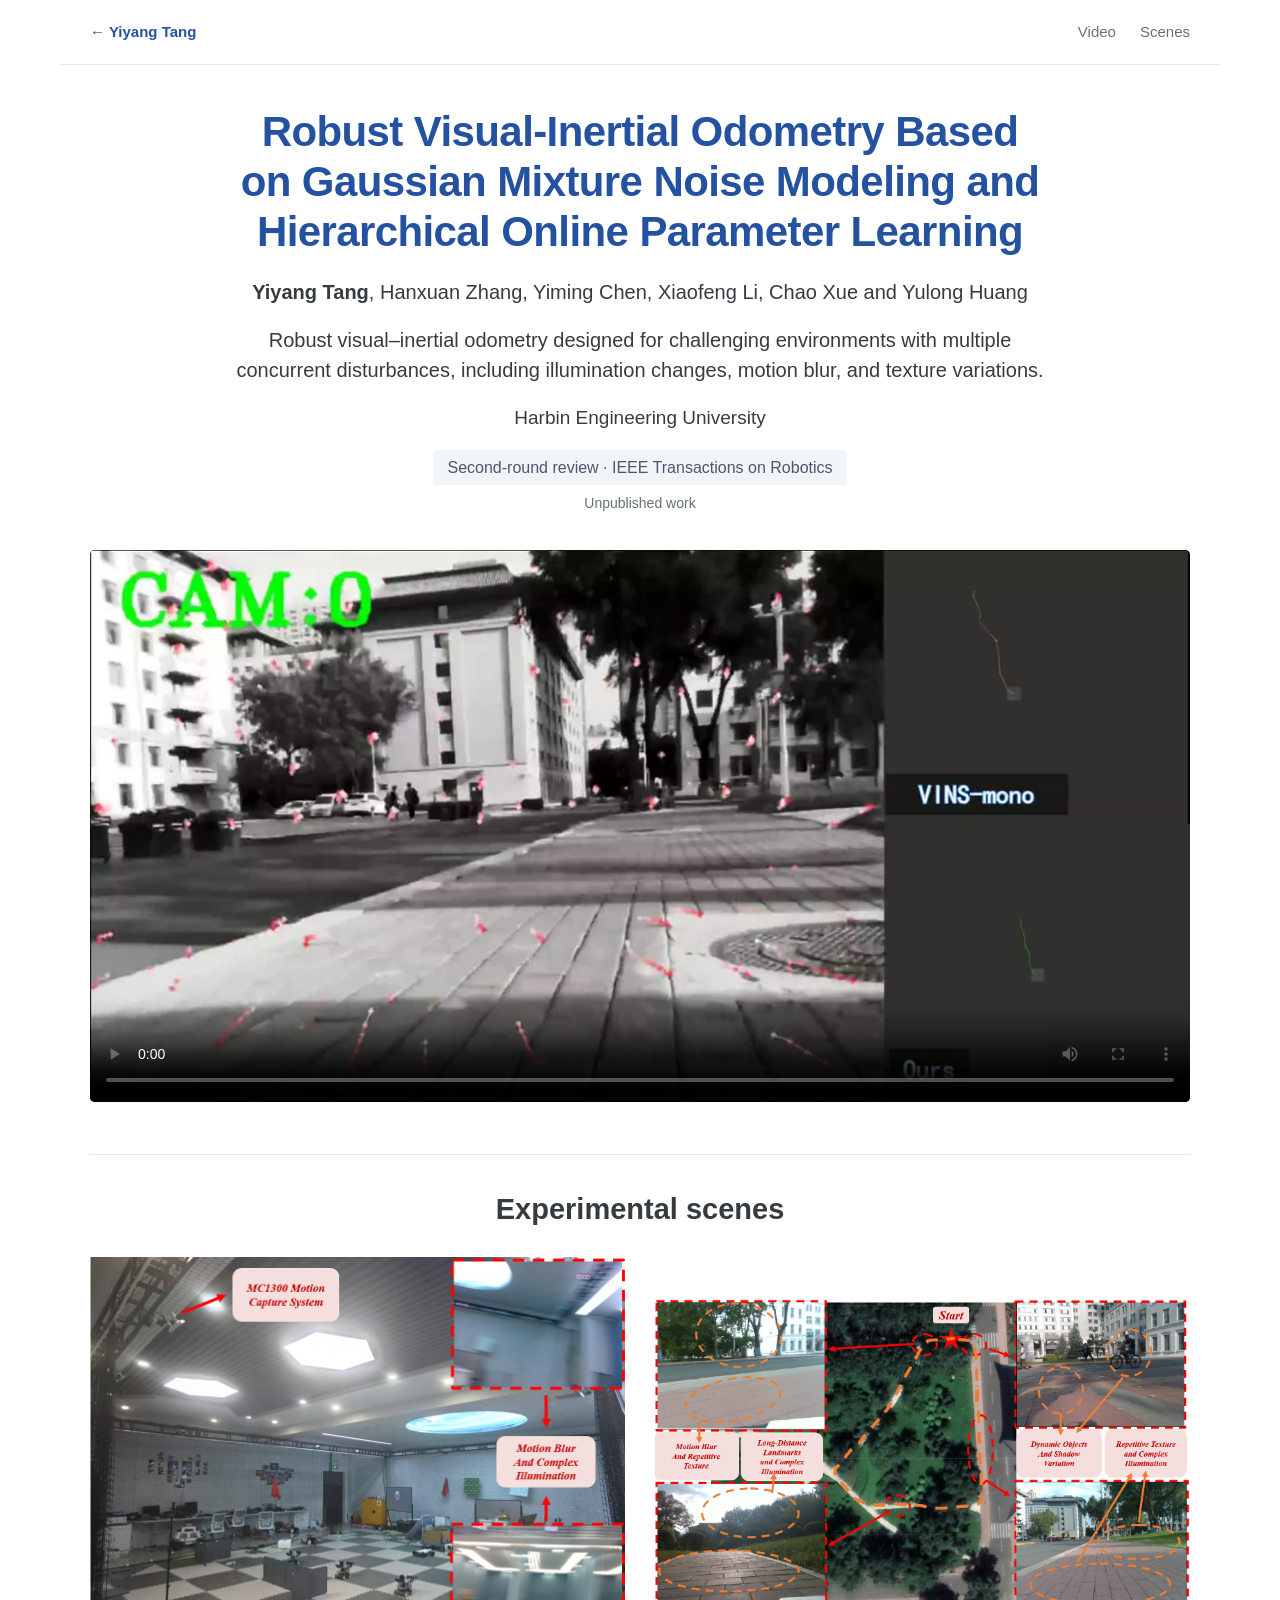
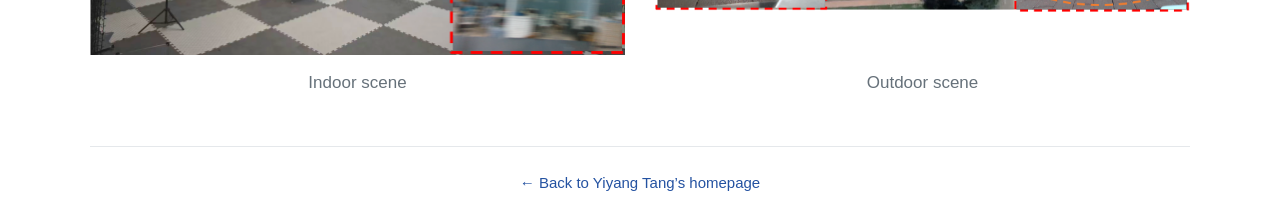
<file: robust-vio/index.html>
<!doctype html>
<html lang="en">
<head>
  <meta charset="utf-8">
  <meta name="viewport" content="width=device-width, initial-scale=1">
  <meta name="robots" content="noindex, nofollow, noarchive">
  <meta name="description" content="Robust visual–inertial odometry designed for challenging environments with multiple concurrent disturbances, including illumination changes, motion blur, and texture variations. Unpublished work under second-round review.">
  <meta property="og:title" content="Robust Visual-Inertial Odometry Based on Gaussian Mixture Noise Modeling and Hierarchical Online Parameter Learning">
  <meta property="og:description" content="Robust visual–inertial odometry designed for challenging environments with multiple concurrent disturbances, including illumination changes, motion blur, and texture variations. Under second-round review at IEEE Transactions on Robotics.">
  <meta property="og:type" content="website">
  <meta name="theme-color" content="#ffffff">
  <title>Robust Visual-Inertial Odometry Based on Gaussian Mixture Noise Modeling and Hierarchical Online Parameter Learning</title>
  <link rel="icon" href="../assets/favicon.svg" type="image/svg+xml">
  <link rel="stylesheet" href="project.css">
</head>
<body>
  <a class="skip-link" href="#main">Skip to content</a>
  <nav class="project-nav" aria-label="Project navigation">
    <a class="home-link" href="../#under-review"><span aria-hidden="true">←</span> Yiyang Tang</a>
    <div class="section-links"><a href="#video">Video</a><a href="#scenes">Scenes</a></div>
  </nav>
  <main id="main">
    <header class="hero">
      <h1>Robust Visual-Inertial Odometry Based on Gaussian Mixture Noise Modeling and Hierarchical Online Parameter Learning</h1>
      <p class="authors"><strong>Yiyang Tang</strong>, Hanxuan Zhang, Yiming Chen, Xiaofeng Li, Chao Xue and Yulong Huang</p>
      <p class="project-subtitle">Robust visual–inertial odometry designed for challenging environments with multiple concurrent disturbances, including illumination changes, motion blur, and texture variations.</p>
      <p class="affiliation">Harbin Engineering University</p>
      <p class="review-status">Second-round review · IEEE Transactions on Robotics</p>
      <p class="preview-note">Unpublished work</p>
    </header>
    <section id="video" class="wide video-section" aria-labelledby="video-heading">
      <h2 id="video-heading" class="sr-only">Outdoor experimental video</h2>
      <video controls playsinline preload="metadata" poster="assets/demo-poster.jpg" width="1280" height="642" aria-label="Reliable VIO outdoor experimental video with camera observations and trajectory comparisons">
        <source src="assets/demo.mp4" type="video/mp4">
        Your browser does not support this video. <a href="assets/demo.mp4">Open the video</a>.
      </video>
    </section>
    <section id="scenes" class="wide scene-section" aria-labelledby="scenes-heading">
      <h2 id="scenes-heading">Experimental scenes</h2>
      <div class="scene-grid">
        <figure>
          <a href="assets/classroom.png" target="_blank" rel="noopener noreferrer" aria-label="Open the indoor scene"><img src="assets/classroom.png" width="1073" height="800" loading="lazy" decoding="async" alt="An indoor experimental scene with examples of motion blur and complex illumination."></a>
          <figcaption>Indoor scene</figcaption>
        </figure>
        <figure>
          <a href="assets/campus.png" target="_blank" rel="noopener noreferrer" aria-label="Open the outdoor scene"><img src="assets/campus.png" width="1539" height="903" loading="lazy" decoding="async" alt="A campus route with examples of changing shadows, dynamic objects, motion blur, distant landmarks, and repetitive textures."></a>
          <figcaption>Outdoor scene</figcaption>
        </figure>
      </div>
    </section>
  </main>
  <footer class="project-footer"><a href="../#under-review">← Back to Yiyang Tang’s homepage</a></footer>
</body>
</html>
</file>
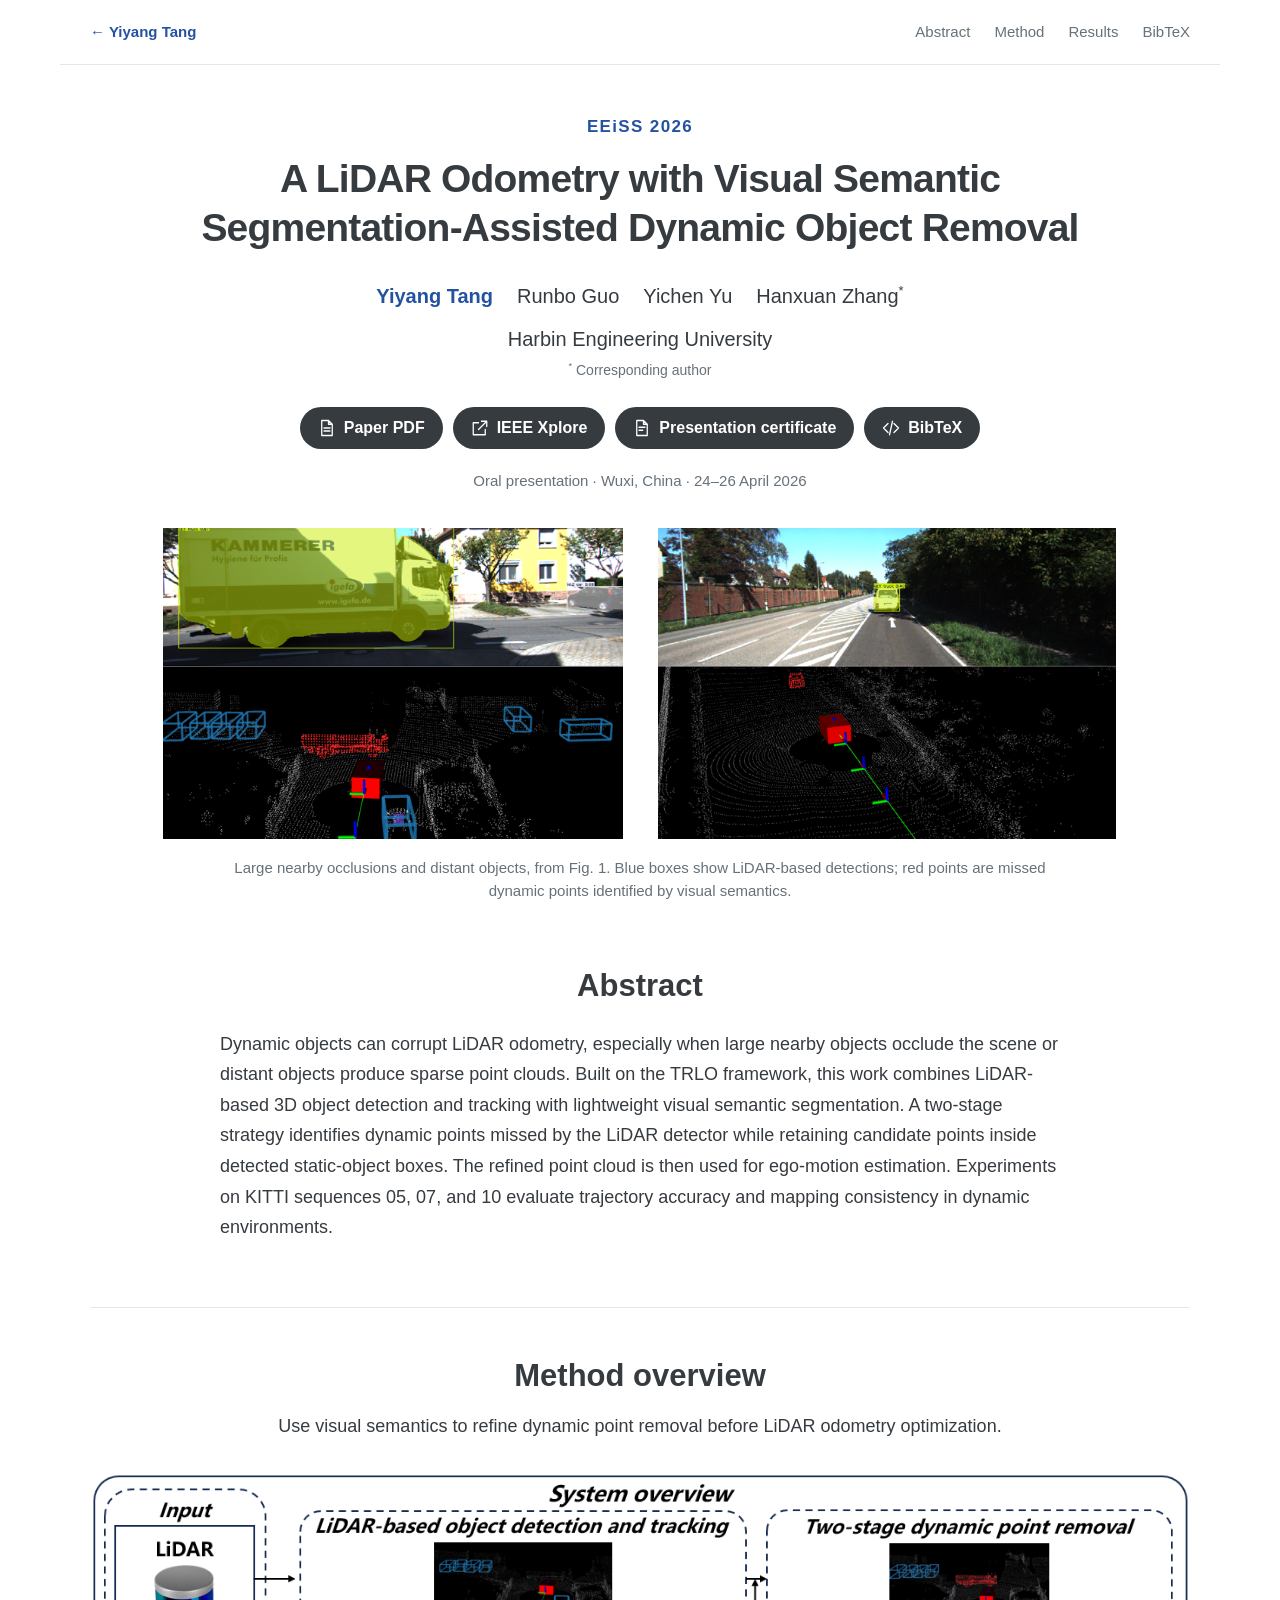
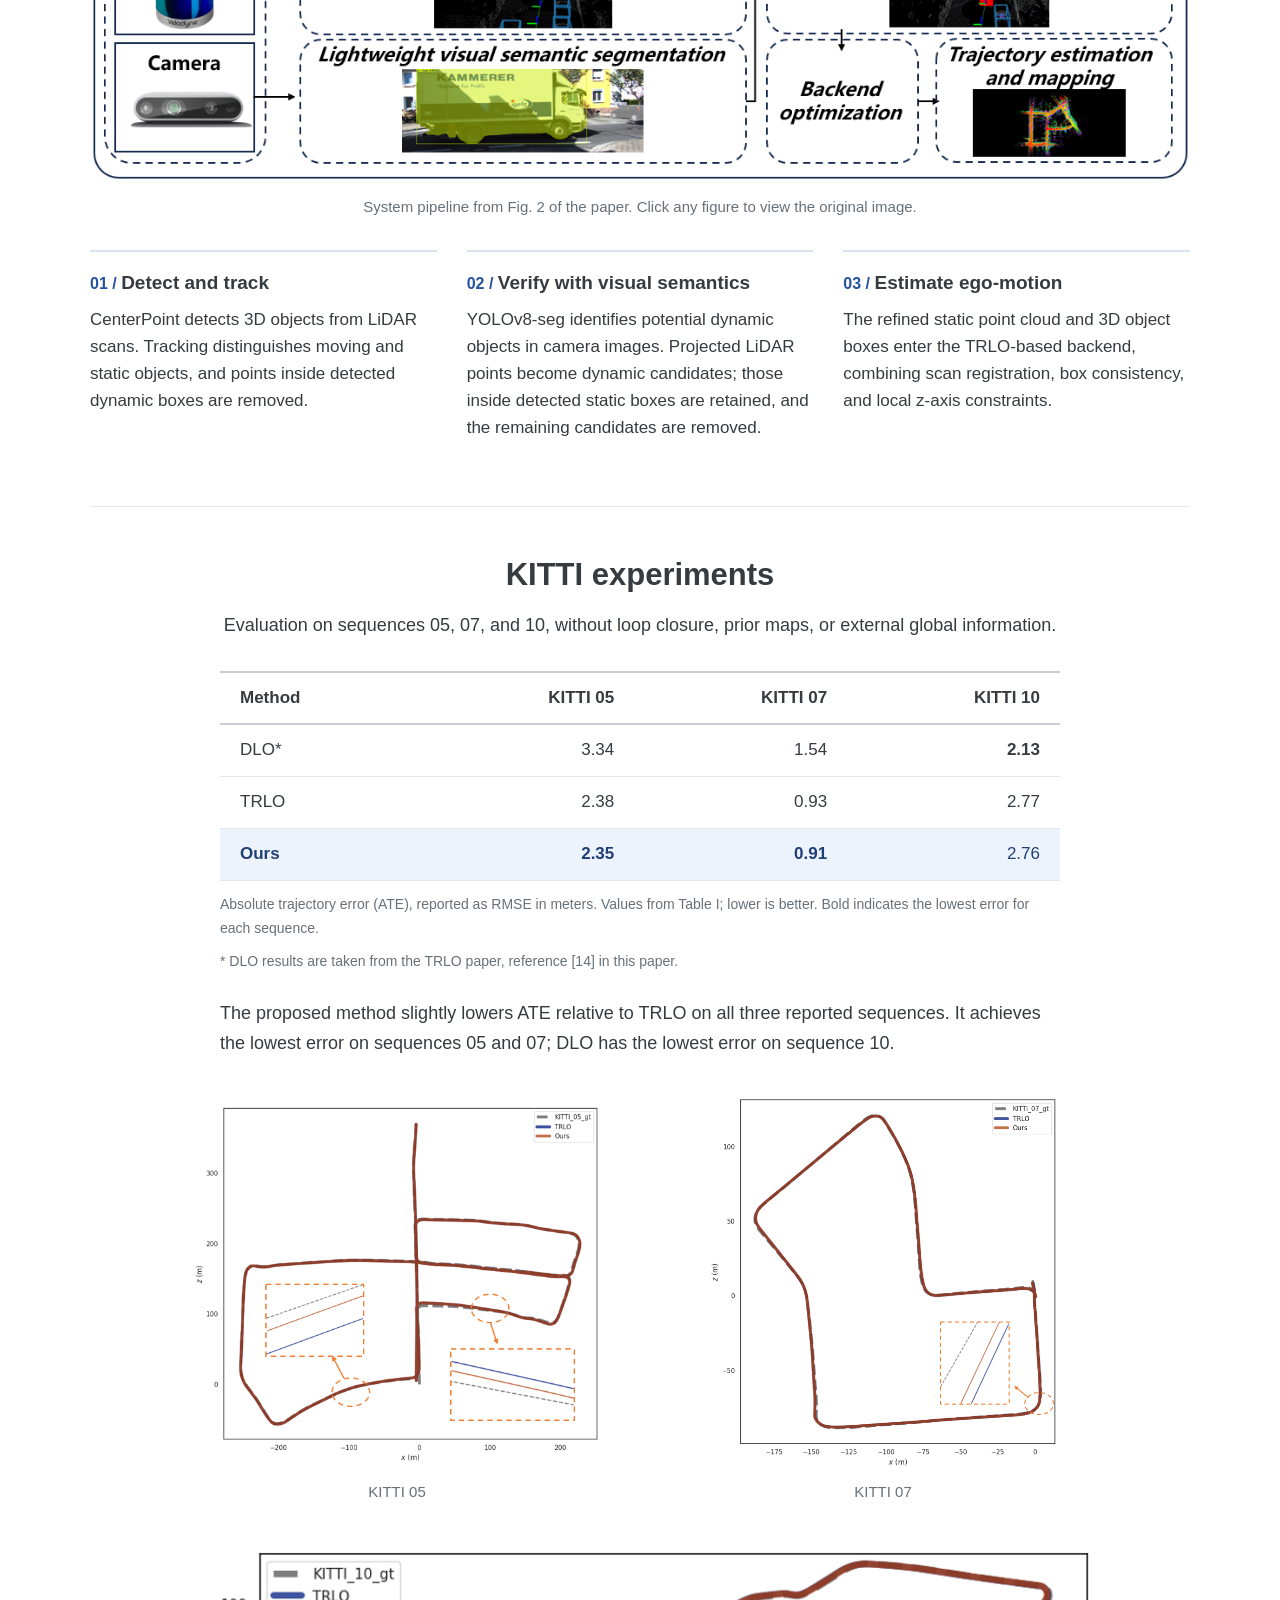
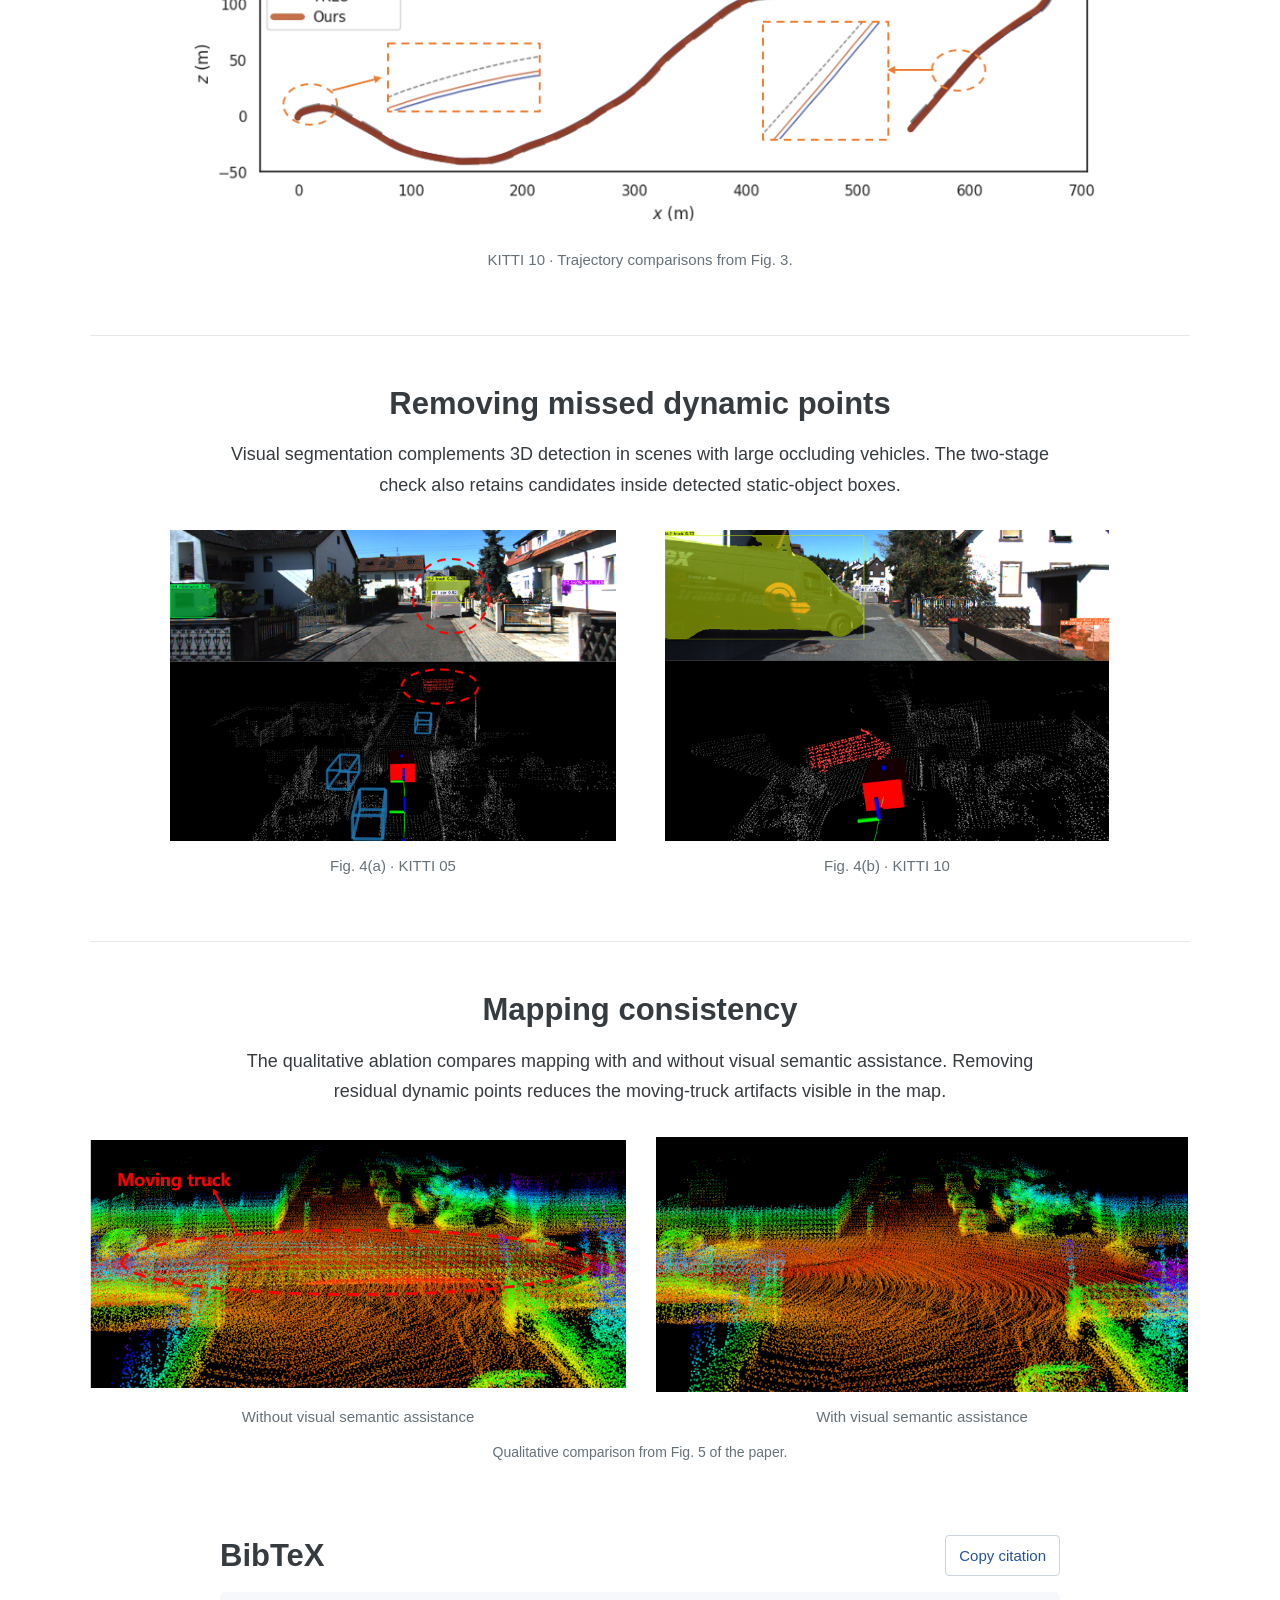
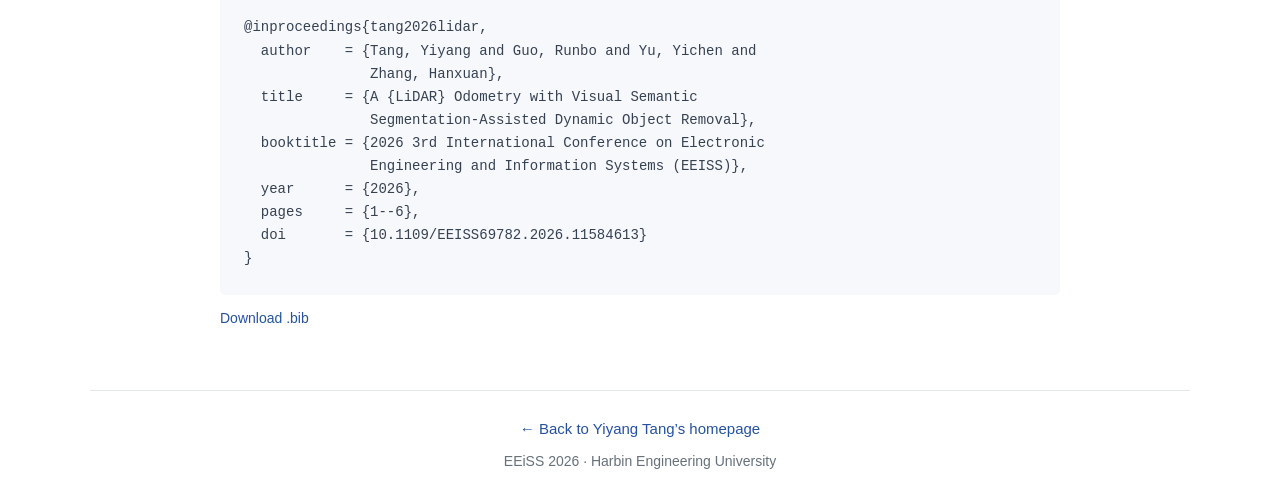
<file: visual-semantic-lo/index.html>
<!doctype html>
<html lang="en">
<head>
  <meta charset="utf-8">
  <meta name="viewport" content="width=device-width, initial-scale=1">
  <meta name="description" content="Visual semantic segmentation-assisted dynamic object removal for LiDAR odometry. EEiSS 2026, Harbin Engineering University.">
  <meta name="author" content="Yiyang Tang, Runbo Guo, Yichen Yu, Hanxuan Zhang">
  <meta property="og:title" content="Visual Semantic-assisted LiDAR Odometry · EEiSS 2026">
  <meta property="og:description" content="Removing dynamic LiDAR points missed by 3D detection through visual semantic segmentation and two-stage verification.">
  <meta property="og:type" content="website">
  <meta name="citation_title" content="A LiDAR Odometry with Visual Semantic Segmentation-Assisted Dynamic Object Removal">
  <meta name="citation_author" content="Yiyang Tang">
  <meta name="citation_author" content="Runbo Guo">
  <meta name="citation_author" content="Yichen Yu">
  <meta name="citation_author" content="Hanxuan Zhang">
  <meta name="citation_publication_date" content="2026/04/24">
  <meta name="citation_conference_title" content="2026 3rd International Conference on Electronic Engineering and Information Systems (EEISS)">
  <meta name="citation_firstpage" content="1">
  <meta name="citation_lastpage" content="6">
  <meta name="citation_doi" content="10.1109/EEISS69782.2026.11584613">
  <meta name="theme-color" content="#ffffff">
  <title>Visual Semantic-assisted LiDAR Odometry · EEiSS 2026</title>
  <link rel="icon" href="../assets/favicon.svg" type="image/svg+xml">
  <link rel="stylesheet" href="project.css">
  <script src="project.js" defer></script>
</head>
<body>
  <a class="skip-link" href="#main">Skip to content</a>
  <nav class="project-nav" aria-label="Project navigation">
    <a class="home-link" href="../#publications"><span aria-hidden="true">←</span> Yiyang Tang</a>
    <div class="section-links"><a href="#abstract">Abstract</a><a href="#method">Method</a><a href="#results">Results</a><a href="#citation">BibTeX</a></div>
  </nav>

  <main id="main">
    <header class="hero">
      <p class="venue">EEiSS 2026</p>
      <h1><span class="project-title">A LiDAR Odometry with Visual Semantic Segmentation-Assisted Dynamic Object Removal</span></h1>
      <p class="authors"><span><a href="../">Yiyang Tang</a></span><span>Runbo Guo</span><span>Yichen Yu</span><span>Hanxuan Zhang<sup>*</sup></span></p>
      <p class="affiliation">Harbin Engineering University</p>
      <p class="author-notes"><sup>*</sup> Corresponding author</p>
      <div class="resource-links" aria-label="Paper resources">
        <a href="assets/paper.pdf" target="_blank" rel="noopener noreferrer"><svg viewBox="0 0 24 24" aria-hidden="true"><path d="M14 2H5v20h14V7zM14 2v5h5M8 12h8M8 16h8"/></svg>Paper PDF</a>
        <a href="https://ieeexplore.ieee.org/document/11584613" target="_blank" rel="noopener noreferrer"><svg viewBox="0 0 24 24" aria-hidden="true"><path d="M14 3h7v7M21 3l-11 11M10 5H3v16h16v-7"/></svg>IEEE Xplore</a>
        <a href="assets/presentation-certificate.pdf" target="_blank" rel="noopener noreferrer"><svg viewBox="0 0 24 24" aria-hidden="true"><path d="M14 2H5v20h14V7zM14 2v5h5M8 11h8M8 15h5"/></svg>Presentation certificate</a>
        <a href="#citation"><svg viewBox="0 0 24 24" aria-hidden="true"><path d="m8 6-6 6 6 6m8-12 6 6-6 6M14 3l-4 18"/></svg>BibTeX</a>
      </div>
      <p class="presentation-note">Oral presentation · Wuxi, China · 24–26 April 2026</p>
    </header>

    <section class="wide teaser-section" aria-label="Dynamic point removal in challenging scenes">
      <figure>
        <div class="image-pair">
          <a href="assets/large-occlusion.png" target="_blank" rel="noopener noreferrer" aria-label="Open Figure 1(a): large dynamic-object occlusions"><img src="assets/large-occlusion.png" width="603" height="408" alt="A large truck segmented in the camera image, with missed dynamic LiDAR points highlighted in red beneath it." fetchpriority="high" decoding="async"></a>
          <a href="assets/long-range.png" target="_blank" rel="noopener noreferrer" aria-label="Open Figure 1(b): long-range dynamic objects"><img src="assets/long-range.png" width="606" height="411" alt="A distant vehicle identified by visual segmentation, with the corresponding missed dynamic LiDAR points highlighted in red." decoding="async"></a>
        </div>
        <figcaption>Large nearby occlusions and distant objects, from Fig. 1. Blue boxes show LiDAR-based detections; red points are missed dynamic points identified by visual semantics.</figcaption>
      </figure>
    </section>

    <section id="abstract" class="text-section" aria-labelledby="abstract-heading">
      <h2 id="abstract-heading">Abstract</h2>
      <p>Dynamic objects can corrupt LiDAR odometry, especially when large nearby objects occlude the scene or distant objects produce sparse point clouds. Built on the TRLO framework, this work combines LiDAR-based 3D object detection and tracking with lightweight visual semantic segmentation. A two-stage strategy identifies dynamic points missed by the LiDAR detector while retaining candidate points inside detected static-object boxes. The refined point cloud is then used for ego-motion estimation. Experiments on KITTI sequences 05, 07, and 10 evaluate trajectory accuracy and mapping consistency in dynamic environments.</p>
    </section>

    <section id="method" class="wide content-section" aria-labelledby="method-heading">
      <h2 id="method-heading">Method overview</h2>
      <p class="section-intro">Use visual semantics to refine dynamic point removal before LiDAR odometry optimization.</p>
      <figure class="framework-figure">
        <a href="assets/framework.png" target="_blank" rel="noopener noreferrer" aria-label="Open the system framework at full resolution"><img src="assets/framework.png" width="1266" height="357" loading="lazy" decoding="async" alt="LiDAR detection and tracking run alongside camera-based semantic segmentation. Two-stage dynamic point removal provides a refined cloud to backend optimization for trajectory estimation and mapping."></a>
        <figcaption>System pipeline from Fig. 2 of the paper. Click any figure to view the original image.</figcaption>
      </figure>
      <ol class="method-steps">
        <li><h3>Detect and track</h3><p>CenterPoint detects 3D objects from LiDAR scans. Tracking distinguishes moving and static objects, and points inside detected dynamic boxes are removed.</p></li>
        <li><h3>Verify with visual semantics</h3><p>YOLOv8-seg identifies potential dynamic objects in camera images. Projected LiDAR points become dynamic candidates; those inside detected static boxes are retained, and the remaining candidates are removed.</p></li>
        <li><h3>Estimate ego-motion</h3><p>The refined static point cloud and 3D object boxes enter the TRLO-based backend, combining scan registration, box consistency, and local z-axis constraints.</p></li>
      </ol>
    </section>

    <section id="results" class="wide content-section" aria-labelledby="results-heading">
      <h2 id="results-heading">KITTI experiments</h2>
      <p class="section-intro">Evaluation on sequences 05, 07, and 10, without loop closure, prior maps, or external global information.</p>
      <div class="table-wrap" tabindex="0" role="region" aria-label="Absolute trajectory error on the three KITTI sequences">
        <table>
          <caption>Absolute trajectory error (ATE), reported as RMSE in meters. Values from Table I; lower is better. Bold indicates the lowest error for each sequence.</caption>
          <thead><tr><th scope="col">Method</th><th scope="col">KITTI 05</th><th scope="col">KITTI 07</th><th scope="col">KITTI 10</th></tr></thead>
          <tbody>
            <tr><th scope="row">DLO*</th><td>3.34</td><td>1.54</td><td><strong>2.13</strong></td></tr>
            <tr><th scope="row">TRLO</th><td>2.38</td><td>0.93</td><td>2.77</td></tr>
            <tr class="ours"><th scope="row">Ours</th><td><strong>2.35</strong></td><td><strong>0.91</strong></td><td>2.76</td></tr>
          </tbody>
        </table>
      </div>
      <p class="table-note">* DLO results are taken from the TRLO paper, reference [14] in this paper.</p>
      <p class="results-summary">The proposed method slightly lowers ATE relative to TRLO on all three reported sequences. It achieves the lowest error on sequences 05 and 07; DLO has the lowest error on sequence 10.</p>
      <div class="kitti-trajectories">
        <figure><a href="assets/trajectory-05.png" target="_blank" rel="noopener noreferrer" aria-label="Open the KITTI 05 trajectory comparison"><img src="assets/trajectory-05.png" width="621" height="561" loading="lazy" decoding="async" alt="KITTI 05 ground-truth, TRLO, and proposed-method trajectories with an enlarged local comparison."></a><figcaption>KITTI 05</figcaption></figure>
        <figure><a href="assets/trajectory-07.png" target="_blank" rel="noopener noreferrer" aria-label="Open the KITTI 07 trajectory comparison"><img src="assets/trajectory-07.png" width="690" height="735" loading="lazy" decoding="async" alt="KITTI 07 ground-truth, TRLO, and proposed-method trajectories with an enlarged local comparison."></a><figcaption>KITTI 07</figcaption></figure>
        <figure class="trajectory-wide"><a href="assets/trajectory-10.png" target="_blank" rel="noopener noreferrer" aria-label="Open the KITTI 10 trajectory comparison"><img src="assets/trajectory-10.png" width="987" height="318" loading="lazy" decoding="async" alt="KITTI 10 trajectory comparison with two enlarged regions showing local differences."></a><figcaption>KITTI 10 · Trajectory comparisons from Fig. 3.</figcaption></figure>
      </div>
    </section>

    <section class="wide content-section" aria-labelledby="removal-heading">
      <h2 id="removal-heading">Removing missed dynamic points</h2>
      <p class="section-intro">Visual segmentation complements 3D detection in scenes with large occluding vehicles. The two-stage check also retains candidates inside detected static-object boxes.</p>
      <div class="image-pair result-pair">
        <figure><a href="assets/removal-05.png" target="_blank" rel="noopener noreferrer" aria-label="Open dynamic point removal on KITTI 05"><img src="assets/removal-05.png" width="642" height="447" loading="lazy" decoding="async" alt="Dynamic point removal on KITTI 05, with image segmentation above and red removed LiDAR points below."></a><figcaption>Fig. 4(a) · KITTI 05</figcaption></figure>
        <figure><a href="assets/removal-10.png" target="_blank" rel="noopener noreferrer" aria-label="Open dynamic point removal on KITTI 10"><img src="assets/removal-10.png" width="642" height="450" loading="lazy" decoding="async" alt="Dynamic point removal on KITTI 10, including a nearby large vehicle missed by the LiDAR detector."></a><figcaption>Fig. 4(b) · KITTI 10</figcaption></figure>
      </div>
    </section>

    <section class="wide content-section" aria-labelledby="ablation-heading">
      <h2 id="ablation-heading">Mapping consistency</h2>
      <p class="section-intro">The qualitative ablation compares mapping with and without visual semantic assistance. Removing residual dynamic points reduces the moving-truck artifacts visible in the map.</p>
      <div class="image-pair mapping-pair">
        <figure><a href="assets/mapping-without.png" target="_blank" rel="noopener noreferrer" aria-label="Open mapping without visual semantic assistance"><img src="assets/mapping-without.png" width="792" height="366" loading="lazy" decoding="async" alt="Ablation map without visual semantic assistance, with moving-truck artifacts marked in red."></a><figcaption>Without visual semantic assistance</figcaption></figure>
        <figure><a href="assets/mapping-with.png" target="_blank" rel="noopener noreferrer" aria-label="Open mapping with visual semantic assistance"><img src="assets/mapping-with.png" width="768" height="369" loading="lazy" decoding="async" alt="Ablation map with visual semantic assistance showing reduced residual dynamic points in the moving-truck region."></a><figcaption>With visual semantic assistance</figcaption></figure>
      </div>
      <p class="figure-note">Qualitative comparison from Fig. 5 of the paper.</p>
    </section>

    <section id="citation" class="text-section citation-section" aria-labelledby="citation-heading">
      <div class="citation-heading"><h2 id="citation-heading">BibTeX</h2><button type="button" id="copy-citation" hidden>Copy citation</button></div>
      <pre id="bibtex" tabindex="0">@inproceedings{tang2026lidar,
  author    = {Tang, Yiyang and Guo, Runbo and Yu, Yichen and
               Zhang, Hanxuan},
  title     = {A {LiDAR} Odometry with Visual Semantic
               Segmentation-Assisted Dynamic Object Removal},
  booktitle = {2026 3rd International Conference on Electronic
               Engineering and Information Systems (EEISS)},
  year      = {2026},
  pages     = {1--6},
  doi       = {10.1109/EEISS69782.2026.11584613}
}</pre>
      <p class="citation-actions"><a href="assets/citation.bib" download>Download .bib</a><span id="copy-status" role="status" aria-live="polite"></span></p>
    </section>
  </main>
  <footer class="project-footer"><a href="../#publications">← Back to Yiyang Tang’s homepage</a><p>EEiSS 2026 · Harbin Engineering University</p></footer>
</body>
</html>
</file>
<file: assets/style.css>
:root {
  --text: #4b5054;
  --muted: #778087;
  --link: #2452a1;
  --line: #eeeeee;
  --font: Arial, Helvetica, sans-serif;
}
* { box-sizing: border-box; }
html { scroll-behavior: smooth; scroll-padding-top: 100px; }
body { margin: 0; color: var(--text); background: #fff; font: 18px/1.55 var(--font); }
a { color: var(--link); text-decoration: underline; text-underline-offset: 2px; }
a:hover { color: #153b7e; }
button { font: inherit; color: inherit; cursor: pointer; }
a, button { -webkit-tap-highlight-color: transparent; }
a:focus-visible, button:focus-visible, pre:focus-visible { outline: 2px solid var(--link); outline-offset: 4px; }
img { display: block; max-width: 100%; }
[hidden] { display: none !important; }
h1, h2, h3 { font-family: var(--font); color: var(--text); font-weight: 700; }
h1, h2, h3, p { margin-top: 0; }
::selection { background: #dfebff; }
.sr-only { position: absolute; width: 1px; height: 1px; padding: 0; overflow: hidden; clip: rect(0,0,0,0); white-space: nowrap; border: 0; }
.skip-link { position: fixed; top: -100px; left: 20px; z-index: 20; padding: 10px 16px; background: #fff; border: 1px solid var(--link); }
.skip-link:focus { top: 12px; }

/* Simple navigation, aligned with the page's left edge. */
.site-header { position: sticky; top: 0; z-index: 10; background: #fff; border-bottom: 1px solid var(--line); }
.header-inner { max-width: 1680px; min-height: 74px; padding: 0 40px; margin: auto; display: flex; align-items: center; }
.primary-nav { display: flex; align-items: center; gap: 36px; }
.primary-nav a { padding: 23px 0; font-size: 18px; line-height: 1.5; color: var(--muted); text-decoration: none; }
.primary-nav a:hover, .primary-nav a.active { color: var(--text); }
.primary-nav a.active { font-weight: 700; }
.menu-toggle { display: none; align-items: center; gap: 9px; min-height: 48px; padding: 8px 0; border: 0; background: none; }
.menu-toggle svg { width: 22px; height: 22px; fill: none; stroke: currentColor; stroke-width: 1.6; }

/* A narrow profile column and one continuous reading column. */
.page-layout { max-width: 1680px; margin: auto; padding: 44px 40px 0; display: grid; grid-template-columns: 272px minmax(0,1fr); column-gap: 60px; }
.profile { position: sticky; top: 108px; align-self: start; }
.portrait-wrap { width: 200px; height: 200px; margin: 0 0 18px; }
.portrait { width: 200px; height: 200px; object-fit: cover; border-radius: 50%; padding: 5px; border: 1px solid var(--line); background: #fff; }
.portrait-placeholder { width: 100%; height: 100%; border-radius: 50%; display: flex; align-items: center; justify-content: center; background: #f4f5f6; border: 1px solid var(--line); }
.portrait-monogram { font-size: 52px; font-weight: 700; color: var(--muted); }
.profile-summary { min-width: 0; }
.profile h2 { margin: 0 0 10px; font-size: 27px; line-height: 1.3; }
.profile-detail { margin: 0; font-size: 18px; line-height: 1.55; }
.profile-role { margin-bottom: 3px; }
.profile-affiliation { margin-bottom: 24px; }
.profile-tagline { margin-bottom: 23px; }
.profile-location { display: flex; align-items: flex-start; gap: 9px; margin-bottom: 12px; }
.profile-location > span { min-width: 0; }
.detail-icon, .link-icon { width: 19px; height: 19px; flex-shrink: 0; fill: none; stroke: currentColor; stroke-width: 1.8; stroke-linecap: round; stroke-linejoin: round; }
.profile-location .detail-icon { margin-top: 4px; }
.profile-links { list-style: none; padding: 0; margin: 0; }
.profile-links li { margin: 0 0 12px; }
.profile-links a { display: inline-flex; align-items: center; gap: 9px; max-width: 100%; font-size: 18px; color: var(--text); text-decoration: none; }
.profile-links a:hover { color: var(--link); text-decoration: underline; }
.profile-links a > span { min-width: 0; overflow-wrap: anywhere; }
.profile-pending { font-size: 16px; color: var(--muted); }
.pending { font-style: italic; }

main { min-width: 0; }
h1 { margin: 0 0 18px; font-size: 28px; line-height: 1.3; }
.biography p { margin: 0 0 17px; font-size: 18px; line-height: 1.55; }
.biography p:last-child { margin-bottom: 0; }
.biography a { font-weight: 400; }
.draft-note { margin-top: 18px; padding: 10px 14px; border-left: 2px solid #bbb; }
.draft-label { font-weight: 700; font-size: 14px; }
.draft-note p { margin: 4px 0 0; font-size: 16px; }
.content-section { margin-top: 30px; scroll-margin-top: 100px; }
.section-heading { display: flex; align-items: baseline; gap: 8px; margin: 0 0 16px; padding-bottom: 12px; border-bottom: 1px solid var(--line); font-size: 26px; line-height: 1.3; }
.section-icon { font-size: 25px; line-height: 1; flex-shrink: 0; }

/* Shared image-and-text alignment for research entries. */
.research-item { display: grid; grid-template-columns: minmax(200px,30%) minmax(0,1fr); gap: 32px; align-items: start; margin: 0 0 26px; }
.research-item:last-child { margin-bottom: 0; }
.research-item img { width: 100%; height: auto; aspect-ratio: 16/9; object-fit: contain; background: #f8f9fa; box-shadow: 0 2px 5px #00000018; }
.research-item > div { min-width: 0; padding-top: 6px; }
.research-item h3, .publication h3 { margin: 0 0 11px; font-size: 20px; line-height: 1.45; }
.research-item p { margin: 0; font-size: 18px; line-height: 1.55; }
.news-list, .service-list { margin: 0; padding-left: 30px; }
.news-list li, .service-list li { padding-left: 4px; margin-bottom: 13px; }
.news-date { font-style: italic; white-space: nowrap; }
.news-date:after { content: ': '; }
.news-list p { display: inline; margin: 0; }
.empty-note { margin: 0; color: var(--muted); font-size: 18px; }
.publication-filters { display: flex; gap: 18px; flex-wrap: wrap; margin: 0 0 22px; }
.publication-filters button { padding: 3px 0; border: 0; background: none; color: var(--link); font-size: 16px; }
.publication-filters button[aria-pressed=true] { font-weight: 700; text-decoration: underline; text-underline-offset: 4px; }
.publication { margin-bottom: 27px; }
.publication:last-child { margin-bottom: 0; }
.publication.with-preview, .services-layout { display: grid; grid-template-columns: repeat(2,minmax(0,1fr)); gap: 28px; align-items: start; }
.services-layout { grid-template-columns: minmax(0,320px) minmax(0,1fr); }
.publication-body { min-width: 0; }
.publication h3 a { text-decoration: none; }
.publication h3 a:hover { text-decoration: underline; }
.publication-media { padding: 0; }
.publication-gallery { display: grid; grid-template-columns: repeat(2,minmax(0,1fr)); gap: 10px; align-items: stretch; }
.publication-thumbnail { position: relative; display: block; min-width: 0; min-height: 0; aspect-ratio: 4 / 3; overflow: hidden; background: #fff; }
.vio-gallery .publication-thumbnail, .following-gallery .publication-thumbnail { aspect-ratio: 513 / 301; }
.following-gallery { position: relative; }
.following-key { position: absolute; inset: 0 0 auto; z-index: 1; display: flex; align-items: center; justify-content: center; gap: 16px; height: 18%; font-size: clamp(10px,1vw,14px); line-height: 1.15; white-space: nowrap; pointer-events: none; }
.following-key span { display: inline-flex; align-items: center; gap: 5px; }
.following-key span::before { content: ''; width: 7px; height: 7px; flex: 0 0 7px; border-radius: 50%; background: #8b70ad; }
.following-key .following-ours::before { background: #087eaa; }
#submit-soon .publication-body h3 { color: var(--link); }
.publication-thumbnail > a { display: block; width: 100%; height: 100%; }
.publication-thumbnail img { position: absolute; inset: 0; display: block; width: 100%; height: 100%; object-fit: contain; object-position: center top; }
.following-gallery .publication-thumbnail img { top: 18%; height: 82%; }
.preview-media { position: relative; }
.preview-toggle { position: absolute; right: 4px; bottom: 4px; display: grid; place-items: center; width: 28px; height: 28px; padding: 5px; border: 1px solid #d9dfe5; border-radius: 50%; background: #fffffff0; color: #354455; }
.preview-toggle .link-icon { width: 15px; height: 15px; stroke-width: 2.5; }
.preview-toggle:hover { background: #fff; color: var(--link); }
.publication-authors, .publication-venue { margin: 0 0 8px; font-size: 18px; }
.publication-venue { font-style: italic; }
.publication-description { margin: 0 0 10px; font-size: 18px; }
.publication-links { display: flex; gap: 7px; flex-wrap: wrap; }
.publication-links a, .publication-links button { padding: 0; border: 0; background: none; color: var(--link); font-size: 18px; text-decoration: underline; text-underline-offset: 2px; }
.publication-links a:before, .publication-links button:before { content: '['; color: var(--text); }
.publication-links a:after, .publication-links button:after { content: ']'; color: var(--text); }
.service-certificate { display: block; min-width: 0; width: 100%; max-width: 320px; border: 1px solid var(--line); }
.service-certificate img { width: 100%; height: auto; }
.services-layout .service-list { min-width: 0; margin: 0; padding: 0; list-style: none; }
.services-layout .service-list li { padding: 0; margin-bottom: 18px; }
.services-layout .service-list li:last-child { margin-bottom: 0; }
.services-layout .service-list strong { display: block; margin-bottom: 4px; }
.contact-section p { margin: 0 0 12px; }
#contact-email { overflow-wrap: anywhere; }
.site-footer { display: flex; justify-content: space-between; flex-wrap: wrap; gap: 10px 25px; margin-top: 42px; padding: 20px 0 28px; border-top: 1px solid var(--line); font-size: 14px; color: var(--muted); }
.site-footer a { color: var(--muted); text-decoration: none; }
.site-footer a:hover { text-decoration: underline; }
.noscript-note { font-size: 14px; color: var(--muted); }

/* Citation dialog and keyboard interaction. */
dialog { width: min(680px,calc(100% - 32px)); padding: 25px; border: 1px solid #ddd; border-radius: 4px; background: #fff; color: var(--text); box-shadow: 0 12px 50px #0003; }
dialog::backdrop { background: #0006; }
.dialog-header { display: flex; align-items: center; justify-content: space-between; gap: 20px; }
.dialog-header h2 { font-size: 25px; margin: 0; }
.dialog-header button { font-size: 29px; line-height: 1; padding: 8px 10px; border: 0; background: none; }
dialog pre { white-space: pre-wrap; overflow-wrap: anywhere; font-size: 15px; line-height: 1.6; background: #f6f6f6; padding: 16px; max-height: 50vh; overflow: auto; }
.email-button { padding: 8px 14px; border: 1px solid #ccc; border-radius: 3px; background: #f7f7f7; font-size: 16px; }
.email-button:hover { background: #eee; }
#copy-status { font-size: 15px; min-height: 24px; margin: 10px 0 0; }

@media (max-width: 1200px) {
  .header-inner { padding: 0 32px; }
  .primary-nav { gap: 24px; }
  .page-layout { padding: 36px 32px 0; grid-template-columns: 235px minmax(0,1fr); gap: 40px; }
  .portrait-wrap, .portrait { width: 190px; height: 190px; }
  .research-item { grid-template-columns: minmax(180px,30%) minmax(0,1fr); gap: 25px; }
}
@media (max-width: 1100px) {
  .publication.with-preview, .services-layout { grid-template-columns: minmax(0,1fr); gap: 16px; }
  .publication-media { width: 100%; max-width: 680px; }
}
@media (max-width: 900px) {
  .header-inner { min-height: 58px; flex-wrap: wrap; justify-content: flex-end; }
  .menu-toggle:not([hidden]) { display: flex; font-size: 16px; }
  .primary-nav { width: 100%; gap: 6px 22px; padding-bottom: 12px; flex-wrap: wrap; }
  .primary-nav a { padding: 7px 0; font-size: 16px; }
  .js-ready .primary-nav { display: none; }
  .js-ready .primary-nav.is-open { display: flex; }
  .page-layout { grid-template-columns: minmax(0,1fr); gap: 0; }
  .profile { position: static; display: grid; grid-template-columns: 150px minmax(0,1fr); gap: 28px; padding-bottom: 30px; margin-bottom: 28px; border-bottom: 1px solid var(--line); }
  .portrait-wrap, .portrait { width: 150px; height: 150px; }
  .portrait-wrap { margin: 0; }
  .profile-affiliation { margin-bottom: 16px; }
  .profile-tagline { margin-bottom: 16px; }
  .profile-links { display: flex; flex-wrap: wrap; gap: 8px 24px; }
  .profile-links li { margin: 0; }
  .research-item { grid-template-columns: minmax(180px,32%) minmax(0,1fr); }
}
@media (max-width: 600px) {
  html { scroll-padding-top: 80px; }
  body { font-size: 16px; }
  .header-inner { padding: 0 20px; }
  .page-layout { padding: 25px 20px 0; }
  .profile { grid-template-columns: 112px minmax(0,1fr); gap: 20px; padding-bottom: 26px; margin-bottom: 25px; }
  .portrait-wrap, .portrait { width: 112px; height: 112px; }
  .portrait { padding: 3px; }
  .portrait-monogram { font-size: 35px; }
  .profile h2 { font-size: 25px; margin-bottom: 9px; }
  .profile-detail, .profile-links a { font-size: 16px; }
  .profile-links { display: block; }
  .profile-links li { margin-bottom: 9px; }
  .profile-location .detail-icon { margin-top: 3px; }
  h1 { font-size: 26px; }
  .biography p { font-size: 16px; line-height: 1.65; margin-bottom: 15px; }
  .content-section { margin-top: 26px; scroll-margin-top: 82px; }
  .section-heading { font-size: 24px; padding-bottom: 10px; margin-bottom: 16px; }
  .section-icon { font-size: 23px; }
  .research-item { grid-template-columns: minmax(0,1fr); gap: 15px; margin-bottom: 25px; }
  .publication.with-preview, .services-layout { grid-template-columns: minmax(0,1fr); gap: 15px; }
  .publication-media { max-width: 460px; padding-top: 0; }
  .research-item img { max-width: 460px; }
  .research-item > div { padding: 0; }
  .research-item h3, .publication h3 { font-size: 19px; margin-bottom: 8px; }
  .research-item p, .empty-note, .publication-authors, .publication-venue, .publication-description, .publication-links a, .publication-links button { font-size: 16px; line-height: 1.65; }
  .site-footer { margin-top: 30px; font-size: 14px; }
}
@media (max-width: 380px) {
  .page-layout { padding-right: 18px; padding-left: 18px; }
  .profile { grid-template-columns: 92px minmax(0,1fr); gap: 16px; }
  .portrait-wrap, .portrait { width: 92px; height: 92px; }
  .profile h2 { font-size: 23px; }
}
@media (prefers-reduced-motion: reduce) { html { scroll-behavior: auto; } }
@media print {
  .site-header, .site-footer, .draft-note, .publication-filters, .preview-toggle, dialog { display: none !important; }
  .page-layout { display: block; padding: 0; }
  .profile { position: static; margin-bottom: 24px; }
  .portrait-wrap { display: none; }
  .research-item, .publication { break-inside: avoid; }
  a { color: inherit; }
}
</file>
<file: camsckf/project.css>
:root { --text: #363b40; --muted: #66717a; --link: #2452a1; --line: #e5e8eb; --soft: #f6f8fb; --font: Arial, Helvetica, sans-serif; }
* { box-sizing: border-box; }
html { scroll-behavior: smooth; scroll-padding-top: 24px; }
body { margin: 0; background: #fff; color: var(--text); font: 18px/1.7 var(--font); }
[hidden] { display: none !important; }
a { color: var(--link); text-decoration: none; text-underline-offset: 3px; }
a:hover { text-decoration: underline; }
a:focus-visible, button:focus-visible, video:focus-visible, [tabindex]:focus-visible { outline: 3px solid var(--link); outline-offset: 4px; }
button { font: inherit; cursor: pointer; }
img, video { display: block; max-width: 100%; height: auto; }
figure { margin: 0; }
h1, h2, h3, p { margin-top: 0; }
h2 { margin-bottom: 22px; text-align: center; font-size: 31px; line-height: 1.3; }
h3 { font-size: 21px; line-height: 1.4; }
sup { font-size: .65em; vertical-align: super; line-height: 0; }
::selection { background: #dfebff; }
.sr-only { position: absolute; width: 1px; height: 1px; overflow: hidden; clip: rect(0,0,0,0); white-space: nowrap; }
.skip-link { position: fixed; top: -100px; left: 18px; padding: 8px 14px; z-index: 5; background: white; border: 1px solid var(--link); }
.skip-link:focus { top: 12px; }
.project-nav { max-width: 1160px; margin: auto; padding: 19px 30px; display: flex; justify-content: space-between; gap: 24px; border-bottom: 1px solid var(--line); font-size: 15px; }
.home-link { font-weight: 700; }
.section-links { display: flex; gap: 24px; }
.section-links a { color: var(--muted); }
.hero { max-width: 1150px; margin: 48px auto 35px; padding: 0 30px; text-align: center; }
.venue { margin-bottom: 14px; color: var(--link); font-weight: 700; font-size: 17px; letter-spacing: .08em; }
h1 { margin: 0 0 26px; font-weight: 600; line-height: 1.25; letter-spacing: -.8px; }
.project-name { display: block; margin-bottom: 12px; color: var(--link); font-size: 47px; letter-spacing: -1.5px; font-weight: 700; }
.project-title { display: block; font-size: 35px; text-wrap: balance; }
.authors { display: flex; flex-wrap: wrap; justify-content: center; gap: 4px 24px; margin-bottom: 9px; font-size: 20px; }
.authors > span { white-space: nowrap; }
.authors a { font-weight: 600; }
.affiliation { margin-bottom: 3px; font-size: 20px; }
.author-notes { margin-bottom: 24px; font-size: 14px; color: var(--muted); }
.resource-links { display: flex; justify-content: center; flex-wrap: wrap; gap: 10px; }
.resource-links a { display: inline-flex; align-items: center; gap: 8px; padding: 9px 18px; border-radius: 30px; color: #fff; background: #363b40; font-size: 16px; font-weight: 600; line-height: 1.5; transition: background .15s; }
.resource-links a:hover { background: var(--link); text-decoration: none; }
.resource-links svg { width: 18px; height: 18px; fill: none; stroke: currentColor; stroke-width: 1.7; stroke-linecap: round; stroke-linejoin: round; }
.wide { width: min(1100px,calc(100% - 60px)); margin-right: auto; margin-left: auto; }
.video-section video { width: 100%; aspect-ratio: 1908/1074; background: #e8ebef; border-radius: 5px; }
figcaption { margin-top: 13px; color: var(--muted); text-align: center; font-size: 15px; line-height: 1.55; }
.video-caption { display: flex; flex-wrap: wrap; justify-content: space-between; gap: 7px 20px; text-align: left; }
.video-actions { display: flex; flex-wrap: wrap; gap: 18px; }
.video-actions button { padding: 0; border: 0; color: var(--link); background: none; font-size: 15px; }
.video-actions button:hover { text-decoration: underline; }
.text-section { max-width: 900px; padding: 0 30px; margin: 64px auto 0; }
.text-section > p { margin-bottom: 0; }
.content-section { margin-top: 64px; padding-top: 48px; border-top: 1px solid var(--line); }
.section-intro { max-width: 840px; margin: -7px auto 30px; text-align: center; }
.framework-figure img { width: 100%; }
.method-steps { list-style: none; padding: 0; margin: 32px 0 0; display: grid; grid-template-columns: repeat(3,minmax(0,1fr)); gap: 30px; counter-reset: steps; }
.method-steps li { counter-increment: steps; border-top: 2px solid #d9e2f1; padding-top: 18px; }
.method-steps h3 { margin-bottom: 9px; font-size: 19px; }
.method-steps h3:before { content: counter(steps, decimal-leading-zero) ' / '; color: var(--link); font-size: 16px; }
.method-steps p { margin: 0; font-size: 17px; line-height: 1.6; }
.simulation-description, .simulation-summary { max-width: 900px; margin-right: auto; margin-left: auto; }
.simulation-description p { margin-bottom: 16px; }
.simulation-figures { display: grid; grid-template-columns: repeat(2,minmax(0,1fr)); gap: 32px; margin: 30px 0 24px; }
.simulation-figures img { width: 100%; aspect-ratio: 1.1 / 1; object-fit: contain; }
.simulation-summary { margin-bottom: 0; }
.metrics { max-width: 850px; margin: 30px auto; display: grid; grid-template-columns: repeat(3,minmax(0,1fr)); text-align: center; }
.metrics > div { padding: 12px 15px; border-right: 1px solid var(--line); }
.metrics > div:last-child { border-right: 0; }
.metrics strong { display: block; color: var(--link); font-size: 39px; font-weight: 600; line-height: 1.3; }
.metrics strong span { font-size: 23px; }
.metrics > div > span { display: block; margin-top: 6px; font-size: 15px; color: var(--muted); }
.table-wrap { max-width: 840px; margin: auto; overflow-x: auto; }
table { width: 100%; border-collapse: collapse; font-size: 17px; font-variant-numeric: tabular-nums; }
caption { caption-side: bottom; text-align: left; padding-top: 12px; color: var(--muted); font-size: 14px; }
th, td { padding: 11px 20px; border-bottom: 1px solid var(--line); }
th { text-align: left; font-weight: 500; }
thead th { font-weight: 700; border-top: 2px solid #c8ced5; border-bottom: 2px solid #c8ced5; }
th:not(:first-child), td { text-align: right; white-space: nowrap; }
.ours { background: #edf3fc; color: #203f74; }
.ours th { font-weight: 700; }
.table-note { max-width: 840px; margin: 9px auto 0; color: var(--muted); font-size: 14px; }
.trajectory-grid { display: grid; grid-template-columns: repeat(2,minmax(0,1fr)); gap: 36px; margin-top: 46px; }
.trajectory-grid img { width: 100%; height: auto; aspect-ratio: 1/1.06; object-fit: contain; }
.trajectory-grid figcaption strong { font-weight: 600; color: var(--text); font-size: 17px; }
.noise-result { display: grid; grid-template-columns: 1fr 1fr; gap: 48px; align-items: center; margin-top: 50px; }
.noise-result figure { max-width: 490px; }
.noise-result h3 { font-size: 24px; margin-bottom: 14px; }
.noise-result p:last-child { margin-bottom: 0; }
.citation-section { margin-top: 70px; }
.citation-heading { display: flex; align-items: center; justify-content: space-between; gap: 20px; margin-bottom: 16px; }
.citation-heading h2 { margin: 0; text-align: left; }
.citation-heading button { padding: 7px 13px; border: 1px solid #cbd3dc; border-radius: 4px; color: var(--link); background: #fff; font-size: 15px; }
.citation-heading button:hover { background: var(--soft); }
pre { margin: 0; padding: 24px; border-radius: 5px; background: var(--soft); color: #364152; font: 14px/1.65 ui-monospace, SFMono-Regular, Consolas, monospace; white-space: pre-wrap; overflow-wrap: anywhere; }
.citation-actions { display: flex; flex-wrap: wrap; gap: 8px 25px; margin-top: 12px; font-size: 14px; }
#copy-status { color: var(--muted); }
.project-footer { max-width: 1100px; margin: 60px auto 0; padding: 25px 30px 30px; border-top: 1px solid var(--line); text-align: center; font-size: 15px; }
.project-footer p { color: var(--muted); margin: 8px 0 0; font-size: 14px; }
@media (max-width: 800px) {
  .hero { margin-top: 32px; }
  .project-title { font-size: 29px; }
  .project-name { font-size: 40px; }
  .authors { font-size: 18px; gap: 3px 18px; }
  .method-steps { grid-template-columns: 1fr; gap: 20px; }
  .method-steps li { padding-top: 14px; }
  .noise-result { gap: 28px; }
  .noise-result h3 { font-size: 21px; }
  .noise-result p { font-size: 17px; }
}
@media (max-width: 600px) {
  body { font-size: 17px; line-height: 1.65; }
  .project-nav { padding: 14px 20px; font-size: 14px; }
  .section-links { gap: 16px; }
  .section-links a:nth-child(-n+2) { display: none; }
  .hero { padding: 0 20px; margin-bottom: 25px; }
  .venue { margin-bottom: 10px; font-size: 15px; }
  .project-title { font-size: 25px; letter-spacing: -.5px; }
  .project-name { font-size: 37px; margin-bottom: 14px; }
  h1 { margin-bottom: 22px; }
  .authors { font-size: 17px; gap: 5px 14px; }
  .affiliation { font-size: 18px; }
  .author-notes { margin-bottom: 19px; font-size: 13px; }
  .resource-links { gap: 8px; }
  .resource-links a { font-size: 14px; padding: 8px 13px; }
  .resource-links svg { width: 16px; height: 16px; }
  .wide { width: calc(100% - 40px); }
  .video-caption { font-size: 13px; }
  .video-actions, .video-actions button { font-size: 14px; }
  .text-section { margin-top: 44px; padding: 0 20px; }
  .content-section { margin-top: 42px; padding-top: 32px; }
  h2 { font-size: 27px; margin-bottom: 19px; }
  .section-intro { margin-bottom: 23px; }
  figcaption { font-size: 13px; }
  .metrics { margin: 22px auto; }
  .metrics > div { padding: 8px; }
  .metrics strong { font-size: 29px; }
  .metrics strong span { font-size: 18px; }
  .metrics > div > span { font-size: 12px; line-height: 1.5; }
  table { font-size: 15px; }
  th, td { padding: 10px; }
  caption, .table-note { font-size: 12px; }
  .trajectory-grid { gap: 28px; grid-template-columns: 1fr; margin-top: 30px; }
  .simulation-figures { grid-template-columns: 1fr; gap: 25px; margin-top: 24px; }
  .trajectory-grid img { aspect-ratio: auto; }
  .noise-result { grid-template-columns: 1fr; gap: 24px; margin-top: 36px; }
  .noise-result figure { max-width: 100%; }
  .noise-result p { margin-bottom: 12px; }
  .citation-heading button { font-size: 14px; }
  pre { font-size: 12px; padding: 17px; }
  .project-footer { margin-top: 42px; padding: 22px 20px; }
}
@media (max-width: 380px) { .section-links a[href="#results"] { display: none; } }
@media (prefers-reduced-motion: reduce) { html { scroll-behavior: auto; } .resource-links a { transition: none; } }
@media print { .project-nav, .resource-links, .video-section, .citation-heading button, .project-footer { display: none; } .hero { margin-top: 0; } .project-title { font-size: 25px; } .wide { width: 100%; } .content-section, .text-section { margin-top: 25px; padding-top: 20px; } figure, table { break-inside: avoid; } }
</file>
<file: robust-vio/project.css>
:root { --text: #363b40; --muted: #66717a; --link: #2452a1; --line: #e5e8eb; }
* { box-sizing: border-box; }
html { scroll-behavior: smooth; scroll-padding-top: 24px; }
body { margin: 0; color: var(--text); background: #fff; font: 18px/1.7 Arial, Helvetica, sans-serif; }
a { color: var(--link); text-decoration: none; text-underline-offset: 3px; }
a:hover { text-decoration: underline; }
a:focus-visible, video:focus-visible { outline: 3px solid var(--link); outline-offset: 4px; }
img, video { display: block; max-width: 100%; height: auto; }
figure, h1, h2, p { margin: 0; }
::selection { background: #dfebff; }
.sr-only { position: absolute; width: 1px; height: 1px; overflow: hidden; clip: rect(0,0,0,0); white-space: nowrap; }
.skip-link { position: fixed; top: -100px; left: 18px; padding: 8px 14px; z-index: 5; background: white; border: 1px solid var(--link); }
.skip-link:focus { top: 12px; }
.project-nav { max-width: 1160px; margin: auto; padding: 19px 30px; display: flex; justify-content: space-between; gap: 24px; border-bottom: 1px solid var(--line); font-size: 15px; }
.home-link { font-weight: 700; }
.section-links { display: flex; gap: 24px; }
.section-links a { color: var(--muted); }
.hero { max-width: 1100px; margin: 42px auto 34px; padding: 0 30px; text-align: center; }
h1 { color: var(--link); font-size: 42px; line-height: 1.2; letter-spacing: -0.6px; font-weight: 700; text-wrap: balance; }
.authors { max-width: 1000px; margin: 18px auto 8px; font-size: 20px; line-height: 1.6; text-wrap: balance; }
.project-subtitle { max-width: 900px; margin: 17px auto; font-size: 20px; line-height: 1.5; text-wrap: balance; }
.affiliation { font-size: 19px; }
.review-status { display: inline-block; margin: 16px 0 7px; padding: 4px 14px; color: #4b5869; background: #f1f4f8; border-radius: 4px; font-size: 16px; }
.preview-note { color: var(--muted); font-size: 14px; }
.wide { width: min(1100px, calc(100% - 60px)); margin-left: auto; margin-right: auto; }
.video-section video { width: 100%; aspect-ratio: 1280 / 642; border-radius: 5px; background: #17191c; }
.scene-section { margin-top: 52px; padding-top: 36px; border-top: 1px solid var(--line); }
h2 { text-align: center; font-size: 29px; line-height: 1.3; font-weight: 600; }
.scene-grid { display: grid; grid-template-columns: repeat(2, minmax(0, 1fr)); gap: 30px; margin-top: 27px; }
.scene-grid img { width: 100%; aspect-ratio: 4 / 3; object-fit: contain; }
figcaption { margin-top: 12px; text-align: center; font-size: 17px; color: var(--muted); }
.project-footer { max-width: 1100px; margin: 48px auto 0; padding: 23px 30px 28px; border-top: 1px solid var(--line); text-align: center; font-size: 15px; }
@media (max-width: 600px) {
  body { font-size: 17px; }
  .project-nav { padding: 14px 20px; font-size: 14px; }
  .section-links { gap: 18px; }
  .hero { margin: 29px auto 26px; padding: 0 20px; }
  h1 { font-size: 28px; line-height: 1.25; letter-spacing: -0.3px; }
  .authors { font-size: 17px; }
  .project-subtitle { font-size: 18px; margin: 15px 0; }
  .affiliation { font-size: 17px; }
  .review-status { font-size: 14px; padding: 5px 10px; }
  .preview-note { font-size: 13px; }
  .wide { width: calc(100% - 40px); }
  .scene-section { margin-top: 34px; padding-top: 26px; }
  h2 { font-size: 25px; }
  .scene-grid { grid-template-columns: 1fr; gap: 26px; margin-top: 23px; }
  .scene-grid img { aspect-ratio: auto; }
  figcaption { font-size: 15px; }
  .project-footer { margin-top: 34px; padding: 20px; font-size: 14px; }
}
@media (prefers-reduced-motion: reduce) { html { scroll-behavior: auto; } }
@media print { .project-nav, .video-section, .project-footer { display: none; } .hero { margin-top: 0; } figure { break-inside: avoid; } }
</file>
<file: visual-semantic-lo/project.css>
:root { --text: #363b40; --muted: #66717a; --link: #2452a1; --line: #e5e8eb; --soft: #f6f8fb; --font: Arial, Helvetica, sans-serif; }
* { box-sizing: border-box; }
html { scroll-behavior: smooth; scroll-padding-top: 24px; }
body { margin: 0; background: #fff; color: var(--text); font: 18px/1.7 var(--font); }
[hidden] { display: none !important; }
a { color: var(--link); text-decoration: none; text-underline-offset: 3px; }
a:hover { text-decoration: underline; }
a:focus-visible, button:focus-visible, video:focus-visible, [tabindex]:focus-visible { outline: 3px solid var(--link); outline-offset: 4px; }
button { font: inherit; cursor: pointer; }
img, video { display: block; max-width: 100%; height: auto; }
figure { margin: 0; }
h1, h2, h3, p { margin-top: 0; }
h2 { margin-bottom: 22px; text-align: center; font-size: 31px; line-height: 1.3; }
h3 { font-size: 21px; line-height: 1.4; }
sup { font-size: .65em; vertical-align: super; line-height: 0; }
::selection { background: #dfebff; }
.sr-only { position: absolute; width: 1px; height: 1px; overflow: hidden; clip: rect(0,0,0,0); white-space: nowrap; }
.skip-link { position: fixed; top: -100px; left: 18px; padding: 8px 14px; z-index: 5; background: white; border: 1px solid var(--link); }
.skip-link:focus { top: 12px; }
.project-nav { max-width: 1160px; margin: auto; padding: 19px 30px; display: flex; justify-content: space-between; gap: 24px; border-bottom: 1px solid var(--line); font-size: 15px; }
.home-link { font-weight: 700; }
.section-links { display: flex; gap: 24px; }
.section-links a { color: var(--muted); }
.hero { max-width: 1150px; margin: 48px auto 35px; padding: 0 30px; text-align: center; }
.venue { margin-bottom: 14px; color: var(--link); font-weight: 700; font-size: 17px; letter-spacing: .08em; }
h1 { margin: 0 0 26px; font-weight: 600; line-height: 1.25; letter-spacing: -.8px; }
.project-name { display: block; margin-bottom: 12px; color: var(--link); font-size: 47px; letter-spacing: -1.5px; font-weight: 700; }
.project-title { display: block; font-size: 35px; text-wrap: balance; }
.authors { display: flex; flex-wrap: wrap; justify-content: center; gap: 4px 24px; margin-bottom: 9px; font-size: 20px; }
.authors > span { white-space: nowrap; }
.authors a { font-weight: 600; }
.affiliation { margin-bottom: 3px; font-size: 20px; }
.author-notes { margin-bottom: 24px; font-size: 14px; color: var(--muted); }
.resource-links { display: flex; justify-content: center; flex-wrap: wrap; gap: 10px; }
.resource-links a { display: inline-flex; align-items: center; gap: 8px; padding: 9px 18px; border-radius: 30px; color: #fff; background: #363b40; font-size: 16px; font-weight: 600; line-height: 1.5; transition: background .15s; }
.resource-links a:hover { background: var(--link); text-decoration: none; }
.resource-links svg { width: 18px; height: 18px; fill: none; stroke: currentColor; stroke-width: 1.7; stroke-linecap: round; stroke-linejoin: round; }
.wide { width: min(1100px,calc(100% - 60px)); margin-right: auto; margin-left: auto; }
.video-section video { width: 100%; aspect-ratio: 1908/1074; background: #e8ebef; border-radius: 5px; }
figcaption { margin-top: 13px; color: var(--muted); text-align: center; font-size: 15px; line-height: 1.55; }
.video-caption { display: flex; flex-wrap: wrap; justify-content: space-between; gap: 7px 20px; text-align: left; }
.video-actions { display: flex; flex-wrap: wrap; gap: 18px; }
.video-actions button { padding: 0; border: 0; color: var(--link); background: none; font-size: 15px; }
.video-actions button:hover { text-decoration: underline; }
.text-section { max-width: 900px; padding: 0 30px; margin: 64px auto 0; }
.text-section > p { margin-bottom: 0; }
.content-section { margin-top: 64px; padding-top: 48px; border-top: 1px solid var(--line); }
.section-intro { max-width: 840px; margin: -7px auto 30px; text-align: center; }
.framework-figure img { width: 100%; }
.method-steps { list-style: none; padding: 0; margin: 32px 0 0; display: grid; grid-template-columns: repeat(3,minmax(0,1fr)); gap: 30px; counter-reset: steps; }
.method-steps li { counter-increment: steps; border-top: 2px solid #d9e2f1; padding-top: 18px; }
.method-steps h3 { margin-bottom: 9px; font-size: 19px; }
.method-steps h3:before { content: counter(steps, decimal-leading-zero) ' / '; color: var(--link); font-size: 16px; }
.method-steps p { margin: 0; font-size: 17px; line-height: 1.6; }
.simulation-description, .simulation-summary { max-width: 900px; margin-right: auto; margin-left: auto; }
.simulation-description p { margin-bottom: 16px; }
.simulation-figures { display: grid; grid-template-columns: repeat(2,minmax(0,1fr)); gap: 32px; margin: 30px 0 24px; }
.simulation-figures img { width: 100%; aspect-ratio: 1.1 / 1; object-fit: contain; }
.simulation-summary { margin-bottom: 0; }
.metrics { max-width: 850px; margin: 30px auto; display: grid; grid-template-columns: repeat(3,minmax(0,1fr)); text-align: center; }
.metrics > div { padding: 12px 15px; border-right: 1px solid var(--line); }
.metrics > div:last-child { border-right: 0; }
.metrics strong { display: block; color: var(--link); font-size: 39px; font-weight: 600; line-height: 1.3; }
.metrics strong span { font-size: 23px; }
.metrics > div > span { display: block; margin-top: 6px; font-size: 15px; color: var(--muted); }
.table-wrap { max-width: 840px; margin: auto; overflow-x: auto; }
table { width: 100%; border-collapse: collapse; font-size: 17px; font-variant-numeric: tabular-nums; }
caption { caption-side: bottom; text-align: left; padding-top: 12px; color: var(--muted); font-size: 14px; }
th, td { padding: 11px 20px; border-bottom: 1px solid var(--line); }
th { text-align: left; font-weight: 500; }
thead th { font-weight: 700; border-top: 2px solid #c8ced5; border-bottom: 2px solid #c8ced5; }
th:not(:first-child), td { text-align: right; white-space: nowrap; }
.ours { background: #edf3fc; color: #203f74; }
.ours th { font-weight: 700; }
.table-note { max-width: 840px; margin: 9px auto 0; color: var(--muted); font-size: 14px; }
.trajectory-grid { display: grid; grid-template-columns: repeat(2,minmax(0,1fr)); gap: 36px; margin-top: 46px; }
.trajectory-grid img { width: 100%; height: auto; aspect-ratio: 1/1.06; object-fit: contain; }
.trajectory-grid figcaption strong { font-weight: 600; color: var(--text); font-size: 17px; }
.noise-result { display: grid; grid-template-columns: 1fr 1fr; gap: 48px; align-items: center; margin-top: 50px; }
.noise-result figure { max-width: 490px; }
.noise-result h3 { font-size: 24px; margin-bottom: 14px; }
.noise-result p:last-child { margin-bottom: 0; }
.citation-section { margin-top: 70px; }
.citation-heading { display: flex; align-items: center; justify-content: space-between; gap: 20px; margin-bottom: 16px; }
.citation-heading h2 { margin: 0; text-align: left; }
.citation-heading button { padding: 7px 13px; border: 1px solid #cbd3dc; border-radius: 4px; color: var(--link); background: #fff; font-size: 15px; }
.citation-heading button:hover { background: var(--soft); }
pre { margin: 0; padding: 24px; border-radius: 5px; background: var(--soft); color: #364152; font: 14px/1.65 ui-monospace, SFMono-Regular, Consolas, monospace; white-space: pre-wrap; overflow-wrap: anywhere; }
.citation-actions { display: flex; flex-wrap: wrap; gap: 8px 25px; margin-top: 12px; font-size: 14px; }
#copy-status { color: var(--muted); }
.project-footer { max-width: 1100px; margin: 60px auto 0; padding: 25px 30px 30px; border-top: 1px solid var(--line); text-align: center; font-size: 15px; }
.project-footer p { color: var(--muted); margin: 8px 0 0; font-size: 14px; }
@media (max-width: 800px) {
  .hero { margin-top: 32px; }
  .project-title { font-size: 29px; }
  .project-name { font-size: 40px; }
  .authors { font-size: 18px; gap: 3px 18px; }
  .method-steps { grid-template-columns: 1fr; gap: 20px; }
  .method-steps li { padding-top: 14px; }
  .noise-result { gap: 28px; }
  .noise-result h3 { font-size: 21px; }
  .noise-result p { font-size: 17px; }
}
@media (max-width: 600px) {
  body { font-size: 17px; line-height: 1.65; }
  .project-nav { padding: 14px 20px; font-size: 14px; }
  .section-links { gap: 16px; }
  .section-links a:nth-child(-n+2) { display: none; }
  .hero { padding: 0 20px; margin-bottom: 25px; }
  .venue { margin-bottom: 10px; font-size: 15px; }
  .project-title { font-size: 25px; letter-spacing: -.5px; }
  .project-name { font-size: 37px; margin-bottom: 14px; }
  h1 { margin-bottom: 22px; }
  .authors { font-size: 17px; gap: 5px 14px; }
  .affiliation { font-size: 18px; }
  .author-notes { margin-bottom: 19px; font-size: 13px; }
  .resource-links { gap: 8px; }
  .resource-links a { font-size: 14px; padding: 8px 13px; }
  .resource-links svg { width: 16px; height: 16px; }
  .wide { width: calc(100% - 40px); }
  .video-caption { font-size: 13px; }
  .video-actions, .video-actions button { font-size: 14px; }
  .text-section { margin-top: 44px; padding: 0 20px; }
  .content-section { margin-top: 42px; padding-top: 32px; }
  h2 { font-size: 27px; margin-bottom: 19px; }
  .section-intro { margin-bottom: 23px; }
  figcaption { font-size: 13px; }
  .metrics { margin: 22px auto; }
  .metrics > div { padding: 8px; }
  .metrics strong { font-size: 29px; }
  .metrics strong span { font-size: 18px; }
  .metrics > div > span { font-size: 12px; line-height: 1.5; }
  table { font-size: 15px; }
  th, td { padding: 10px; }
  caption, .table-note { font-size: 12px; }
  .trajectory-grid { gap: 28px; grid-template-columns: 1fr; margin-top: 30px; }
  .simulation-figures { grid-template-columns: 1fr; gap: 25px; margin-top: 24px; }
  .trajectory-grid img { aspect-ratio: auto; }
  .noise-result { grid-template-columns: 1fr; gap: 24px; margin-top: 36px; }
  .noise-result figure { max-width: 100%; }
  .noise-result p { margin-bottom: 12px; }
  .citation-heading button { font-size: 14px; }
  pre { font-size: 12px; padding: 17px; }
  .project-footer { margin-top: 42px; padding: 22px 20px; }
}
@media (max-width: 380px) { .section-links a[href="#results"] { display: none; } }
@media (prefers-reduced-motion: reduce) { html { scroll-behavior: auto; } .resource-links a { transition: none; } }
@media print { .project-nav, .resource-links, .video-section, .citation-heading button, .project-footer { display: none; } .hero { margin-top: 0; } .project-title { font-size: 25px; } .wide { width: 100%; } .content-section, .text-section { margin-top: 25px; padding-top: 20px; } figure, table { break-inside: avoid; } }

/* Original paper figures use a shared grid without cropping their contents. */
.hero .project-title { max-width: 1030px; margin: auto; font-size: 39px; }
.presentation-note { margin: 19px 0 0; color: var(--muted); font-size: 15px; }
.teaser-section { max-width: 960px; }
.image-pair { display: grid; grid-template-columns: repeat(2, minmax(0, 1fr)); gap: 28px; align-items: start; }
.image-pair img { width: 100%; aspect-ratio: 3 / 2; object-fit: contain; }
.teaser-section figcaption { max-width: 840px; margin: 17px auto 0; }
.results-summary { max-width: 840px; margin: 24px auto 0; }
.kitti-trajectories { max-width: 930px; margin: 38px auto 0; display: grid; grid-template-columns: repeat(2, minmax(0, 1fr)); gap: 32px 42px; align-items: end; }
.kitti-trajectories img { width: 100%; height: 370px; object-fit: contain; }
.kitti-trajectories .trajectory-wide { grid-column: 1 / -1; }
.kitti-trajectories .trajectory-wide img { height: auto; max-height: 330px; }
.result-pair { max-width: 960px; margin: auto; }
.mapping-pair img { aspect-ratio: 2.1 / 1; }
.figure-note { text-align: center; color: var(--muted); font-size: 14px; margin: 13px 0 0; }
@media (max-width: 800px) {
  .hero .project-title { font-size: 31px; }
  .kitti-trajectories img { height: 280px; }
}
@media (max-width: 600px) {
  .hero .project-title { font-size: 26px; }
  .presentation-note { font-size: 13px; margin-top: 16px; }
  .image-pair { gap: 16px; }
  .teaser-section .image-pair, .result-pair, .mapping-pair { grid-template-columns: 1fr; gap: 24px; }
  .kitti-trajectories { grid-template-columns: 1fr; gap: 27px; }
  .kitti-trajectories img { height: auto; max-height: 390px; }
  .kitti-trajectories .trajectory-wide { grid-column: auto; }
  .results-summary { margin-top: 20px; }
}
</file>
